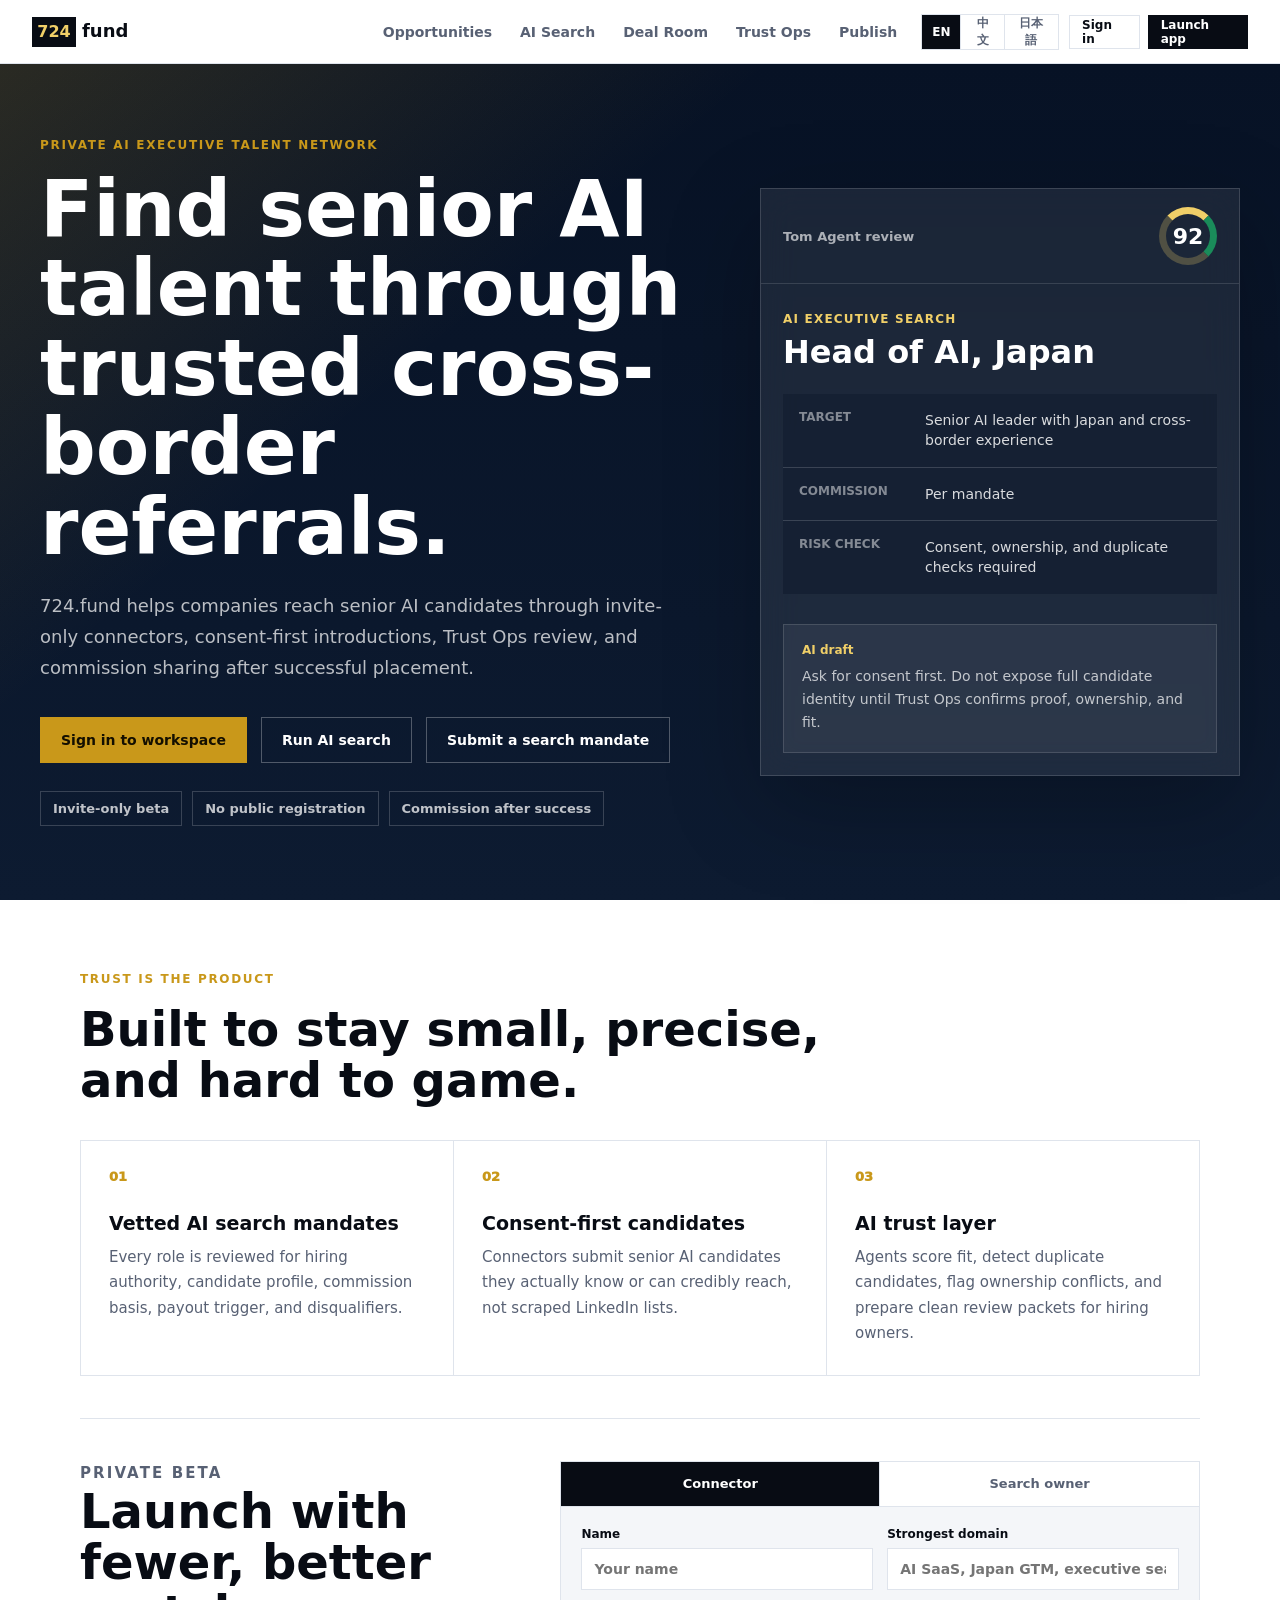
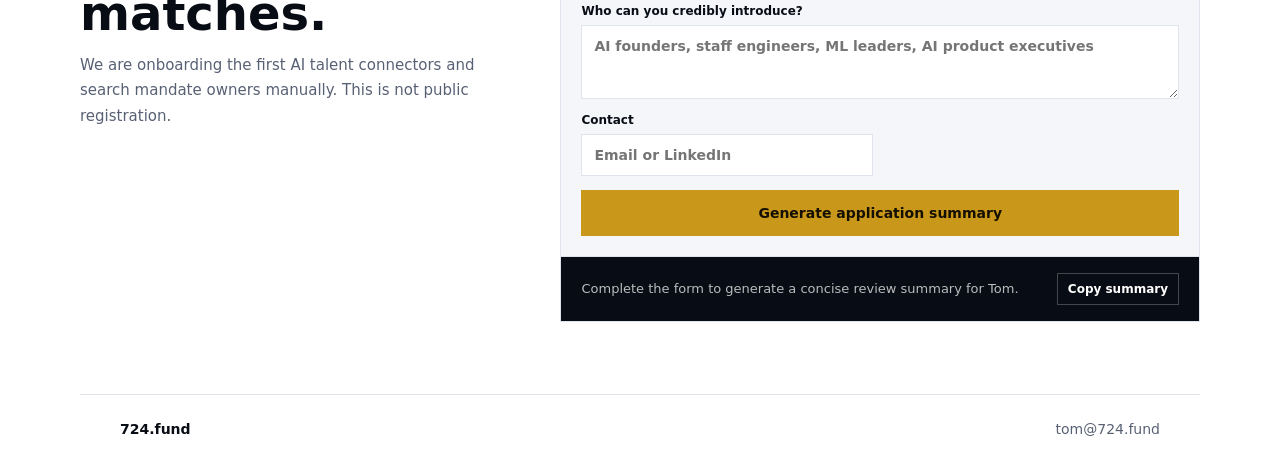
<file: index.html>
<!doctype html>
<html lang="en">
  <head>
    <meta charset="utf-8" />
    <meta name="viewport" content="width=device-width, initial-scale=1" />
    <meta
      http-equiv="Content-Security-Policy"
      content="default-src 'self'; script-src 'self'; style-src 'self'; img-src 'self' data:; font-src 'self'; connect-src 'none'; object-src 'none'; base-uri 'none'; form-action 'self'"
    />
    <meta name="referrer" content="no-referrer" />
    <title>724.fund - Private AI executive talent network</title>
    <meta
      name="description"
      content="724.fund is an invite-only AI executive talent referral network for cross-border recruiting and consent-first candidate introductions."
    />
    <link rel="stylesheet" href="styles.css" />
  </head>
  <body>
    <header class="site-header">
      <a class="brand" href="#top" aria-label="724.fund">
        <span class="brand-mark">724</span>
        <span class="brand-name">fund</span>
      </a>

      <nav class="nav" aria-label="Primary">
        <a href="opportunities.html">Opportunities</a>
        <a href="talent-search.html">AI Search</a>
        <a href="deal-room.html">Deal Room</a>
        <a href="trust.html">Trust Ops</a>
        <a href="publish.html">Publish</a>
      </nav>

      <div class="header-actions home-actions" aria-label="Language and account">
        <div class="language-switcher" aria-label="Language selector">
          <button class="lang-button active" type="button" data-lang="en">EN</button>
          <button class="lang-button" type="button" data-lang="zh">中文</button>
          <button class="lang-button" type="button" data-lang="ja">日本語</button>
        </div>
        <nav class="auth-links" aria-label="Account">
          <a class="small-link" href="login.html" data-auth-label data-i18n="auth.signIn">Sign in</a>
          <a class="small-link small-link-dark" href="login.html" data-workspace-link data-i18n="auth.launchApp">Launch app</a>
        </nav>
      </div>
    </header>

    <main id="top">
      <section class="hero">
        <div class="hero-copy">
          <p class="eyebrow" data-i18n="hero.eyebrow">Private AI executive talent network</p>
          <h1 data-i18n="hero.title">Find senior AI talent through trusted cross-border referrals.</h1>
          <p class="lede" data-i18n="hero.lede">
            724.fund helps companies reach senior AI candidates through invite-only connectors, consent-first introductions, Trust Ops review, and commission sharing after successful placement.
          </p>
          <div class="hero-actions">
            <a class="button button-primary" href="login.html" data-i18n="hero.loginCta">Sign in to workspace</a>
            <a class="button button-secondary" href="talent-search.html" data-i18n="hero.connectorCta">Run AI search</a>
            <a class="button button-secondary" href="publish.html" data-i18n="hero.publisherCta">Submit a search mandate</a>
          </div>
          <div class="principles" aria-label="Principles">
            <span data-i18n="hero.p1">Invite-only beta</span>
            <span data-i18n="hero.p2">No public registration</span>
            <span data-i18n="hero.p3">Commission after success</span>
          </div>
        </div>

        <aside class="workbench" aria-label="Opportunity agent preview">
          <div class="workbench-header">
            <span data-i18n="preview.label">Tom Agent review</span>
            <strong>92</strong>
          </div>
          <div class="opportunity">
            <p data-i18n="preview.type">AI executive search</p>
            <h2 data-i18n="preview.title">Head of AI, Japan</h2>
            <dl>
              <div>
                <dt data-i18n="preview.target">Target</dt>
                <dd data-i18n="preview.targetValue">Senior AI leader with Japan and cross-border experience</dd>
              </div>
              <div>
                <dt data-i18n="preview.reward">Commission</dt>
                <dd>Per mandate</dd>
              </div>
              <div>
                <dt data-i18n="preview.risk">Risk check</dt>
                <dd data-i18n="preview.riskValue">Consent, ownership, and duplicate checks required</dd>
              </div>
            </dl>
          </div>
          <div class="agent-note">
            <span data-i18n="preview.noteLabel">AI draft</span>
            <p data-i18n="preview.note">
              Ask for consent first. Do not expose full candidate identity until Trust Ops confirms proof, ownership, and fit.
            </p>
          </div>
        </aside>
      </section>

      <section class="operating-system" id="trust">
        <div class="section-intro">
          <p class="eyebrow" data-i18n="trust.eyebrow">Trust is the product</p>
          <h2 data-i18n="trust.title">Built to stay small, precise, and hard to game.</h2>
        </div>

        <div class="trust-grid">
          <article>
            <span>01</span>
            <h3 data-i18n="trust.card1Title">Vetted AI search mandates</h3>
            <p data-i18n="trust.card1Text">Every role is reviewed for hiring authority, candidate profile, commission basis, payout trigger, and disqualifiers.</p>
          </article>
          <article>
            <span>02</span>
            <h3 data-i18n="trust.card2Title">Consent-first candidates</h3>
            <p data-i18n="trust.card2Text">Connectors submit senior AI candidates they actually know or can credibly reach, not scraped LinkedIn lists.</p>
          </article>
          <article id="ai">
            <span>03</span>
            <h3 data-i18n="trust.card3Title">AI trust layer</h3>
            <p data-i18n="trust.card3Text">Agents score fit, detect duplicate candidates, flag ownership conflicts, and prepare clean review packets for hiring owners.</p>
          </article>
        </div>

        <div class="apply-panel" id="apply">
          <div class="apply-copy">
            <p class="eyebrow" data-i18n="apply.eyebrow">Private beta</p>
            <h2 data-i18n="apply.title">Launch with fewer, better matches.</h2>
            <p data-i18n="apply.text">
              We are onboarding the first AI talent connectors and search mandate owners manually. This is not public registration.
            </p>
          </div>

          <div class="apply-card">
            <div class="tabs" role="tablist" aria-label="Application type">
              <button class="tab active" type="button" data-tab="connector" data-i18n="apply.connectorTab">Connector</button>
              <button class="tab" type="button" data-tab="publisher" data-i18n="apply.publisherTab">Opportunity owner</button>
            </div>

            <form class="apply-form active" data-panel="connector">
              <label>
                <span data-i18n="form.name">Name</span>
                <input name="name" type="text" autocomplete="name" data-i18n-placeholder="form.namePlaceholder" placeholder="Your name" />
              </label>
              <label>
                <span data-i18n="form.domain">Strongest domain</span>
                <input name="domain" type="text" data-i18n-placeholder="form.domainPlaceholder" placeholder="AI SaaS, Japan GTM, executive search" />
              </label>
              <label class="full">
                <span data-i18n="form.network">Who can you credibly introduce?</span>
                <textarea name="network" rows="3" data-i18n-placeholder="form.networkPlaceholder" placeholder="AI founders, staff engineers, ML leaders, AI product executives"></textarea>
              </label>
              <label>
                <span data-i18n="form.contact">Contact</span>
                <input name="contact" type="text" autocomplete="email" data-i18n-placeholder="form.contactPlaceholder" placeholder="Email or LinkedIn" />
              </label>
              <button class="button button-primary full" type="submit" data-i18n="form.generate">Generate application summary</button>
            </form>

            <form class="apply-form" data-panel="publisher">
              <label>
                <span data-i18n="form.opportunity">Opportunity</span>
                <input name="opportunity" type="text" data-i18n-placeholder="form.opportunityPlaceholder" placeholder="Head of AI Japan / Principal ML Engineer" />
              </label>
              <label>
                <span data-i18n="form.target">Candidate profile</span>
                <input name="target" type="text" data-i18n-placeholder="form.targetPlaceholder" placeholder="Which AI candidates should be introduced?" />
              </label>
              <label class="full">
                <span data-i18n="form.reward">Commission terms</span>
                <input name="reward" type="text" data-i18n-placeholder="form.rewardPlaceholder" placeholder="20% of paid search fee after successful hire" />
              </label>
              <label>
                <span data-i18n="form.contact">Contact</span>
                <input name="contact" type="text" autocomplete="email" data-i18n-placeholder="form.contactPlaceholder" placeholder="Email or LinkedIn" />
              </label>
              <button class="button button-primary full" type="submit" data-i18n="form.generate">Generate application summary</button>
            </form>

            <div class="summary" aria-live="polite">
              <p id="summaryText" data-i18n="summary.default">Complete the form to generate a concise review summary for Tom.</p>
              <button class="text-button" type="button" data-copy-target="summaryText" data-i18n="summary.copy">Copy summary</button>
            </div>
          </div>
        </div>
      </section>
    </main>

    <footer class="site-footer">
      <span>724.fund</span>
      <a href="mailto:tom@724.fund">tom@724.fund</a>
    </footer>

    <script src="app.js"></script>
  </body>
</html>
</file>
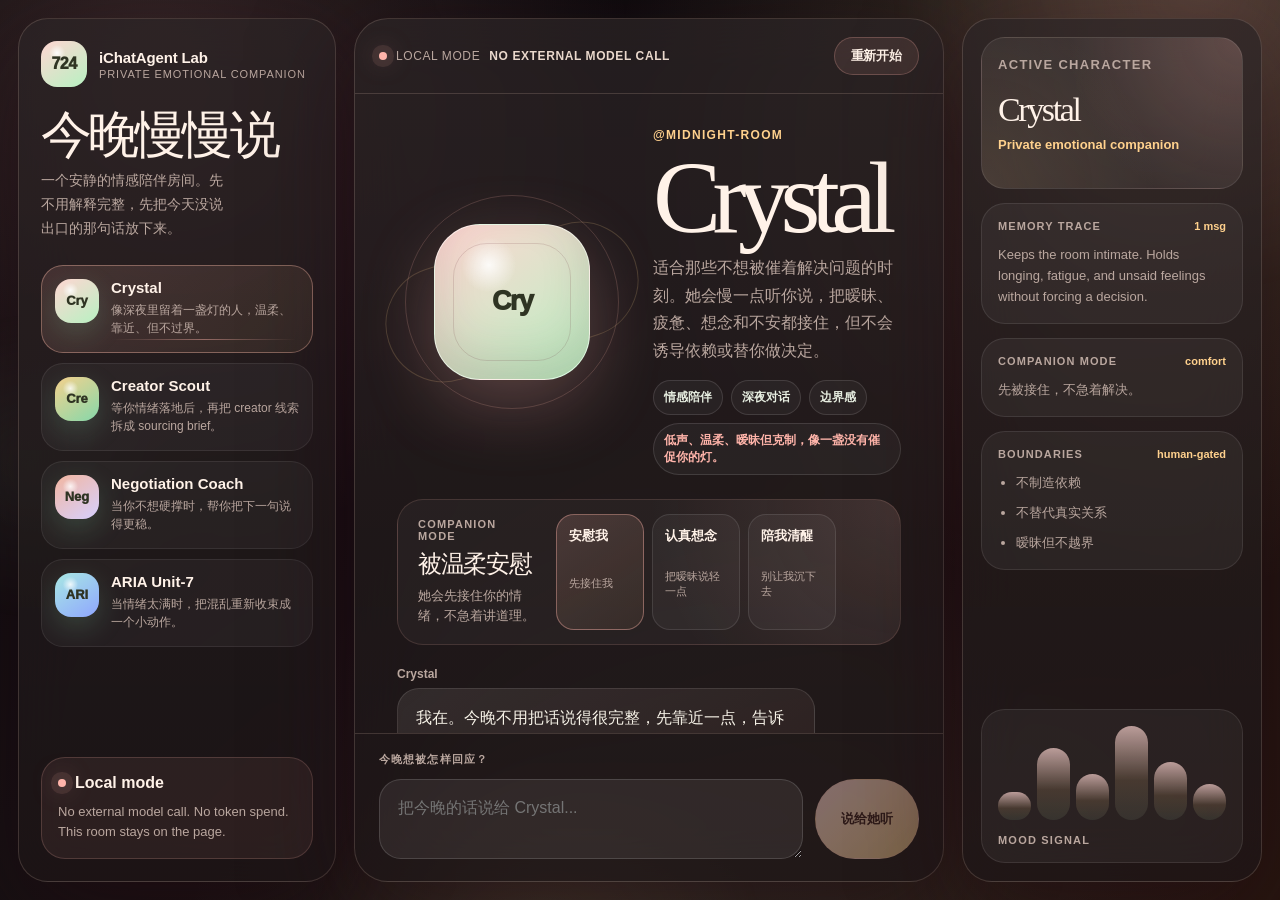
<file: ichatagent/index.html>
<!doctype html>
<html lang="zh">
  <head>
    <meta charset="utf-8" />
    <meta name="viewport" content="width=device-width, initial-scale=1" />
    <meta
      http-equiv="Content-Security-Policy"
      content="default-src 'self'; script-src 'self'; style-src 'self'; img-src 'self' data:; font-src 'self'; connect-src 'none'; object-src 'none'; base-uri 'none'; form-action 'self'; frame-ancestors 'none'"
    />
    <meta name="referrer" content="no-referrer" />
    <title>iChatAgent Lab - 724.fund</title>
    <meta
      name="description"
      content="A local, no-token emotional companion room for 724.fund."
    />
    <link rel="stylesheet" href="ichatagent.css" />
  </head>
  <body>
    <div class="ambient-field" aria-hidden="true">
      <span></span>
      <span></span>
      <span></span>
    </div>

    <main class="studio-shell">
      <aside class="persona-rail" aria-label="iChatAgent characters">
        <a class="brand-link" href="../">
          <span class="brand-mark">724</span>
          <span>
            <strong>iChatAgent Lab</strong>
            <small>private emotional companion</small>
          </span>
        </a>

        <section class="rail-intro" aria-labelledby="studioTitle">
          <h1 id="studioTitle">今晚慢慢说</h1>
          <p>一个安静的情感陪伴房间。先不用解释完整，先把今天没说出口的那句话放下来。</p>
        </section>

        <div class="persona-list" id="characterList"></div>

        <section class="local-proof" aria-label="Local mode">
          <div>
            <span class="pulse-dot"></span>
            <strong>Local mode</strong>
          </div>
          <p>No external model call. No token spend. This room stays on the page.</p>
        </section>
      </aside>

      <section class="chat-stage" aria-label="iChatAgent chat workspace">
        <header class="stage-toolbar">
          <div class="toolbar-status">
            <span class="pulse-dot"></span>
            <span>Local mode</span>
            <strong>No external model call</strong>
          </div>
          <button class="ghost-button" id="resetChat" type="button">重新开始</button>
        </header>

        <section class="character-hero">
          <div class="portrait-wrap" aria-hidden="true">
            <div class="portrait portrait-crystal" id="activePortrait">
              <span id="activeAvatar">Cry</span>
            </div>
            <div class="orbit orbit-one"></div>
            <div class="orbit orbit-two"></div>
          </div>

          <div class="hero-copy">
            <p id="activeHandle">@724-SEED</p>
            <h2 id="activeName">Crystal</h2>
            <span id="activeDescription"></span>
            <div class="tag-row" id="tagRow"></div>
          </div>
        </section>

        <section class="response-dial" id="responseDial" aria-label="Companion mode">
          <div class="mode-copy">
            <span>Companion mode</span>
            <strong id="modeTitle">被温柔安慰</strong>
            <p id="modeCopy">她会先接住你的情绪，不急着讲道理。</p>
          </div>
          <div class="mode-list" id="modeList" role="listbox" aria-label="Choose how Crystal responds"></div>
        </section>

        <div class="message-feed" id="messages" aria-live="polite"></div>

        <form class="composer" id="composer">
          <label class="composer-label" for="messageDraft">今晚想被怎样回应？</label>
          <textarea
            aria-label="Message active character"
            id="messageDraft"
            placeholder="Message Crystal..."
            rows="2"
          ></textarea>
          <button disabled id="sendButton" type="submit">说给她听</button>
        </form>
      </section>

      <aside class="memory-panel" aria-label="Character context">
        <section class="memory-card identity-card">
          <p>Active character</p>
          <strong id="memoryName">Crystal</strong>
          <span id="memoryRole">Private emotional companion</span>
        </section>

        <section class="memory-card">
          <div class="card-heading">
            <span>Memory trace</span>
            <small id="messageCount">1 msg</small>
          </div>
          <p id="memoryTrace">Seed conversation only. No persistent storage.</p>
        </section>

        <section class="memory-card mode-card" id="modeCard">
          <div class="card-heading">
            <span>Companion mode</span>
            <small id="modeState">comfort</small>
          </div>
          <p id="modeTrace">先被接住，不急着解决。</p>
        </section>

        <section class="memory-card">
          <div class="card-heading">
            <span>Boundaries</span>
            <small>human-gated</small>
          </div>
          <ul id="boundaryList"></ul>
        </section>

        <section class="ambient-signal" aria-label="Mood signal">
          <span></span>
          <span></span>
          <span></span>
          <span></span>
          <span></span>
          <span></span>
          <strong>Mood signal</strong>
        </section>
      </aside>
    </main>

    <script src="ichatagent.js"></script>
  </body>
</html>
</file>
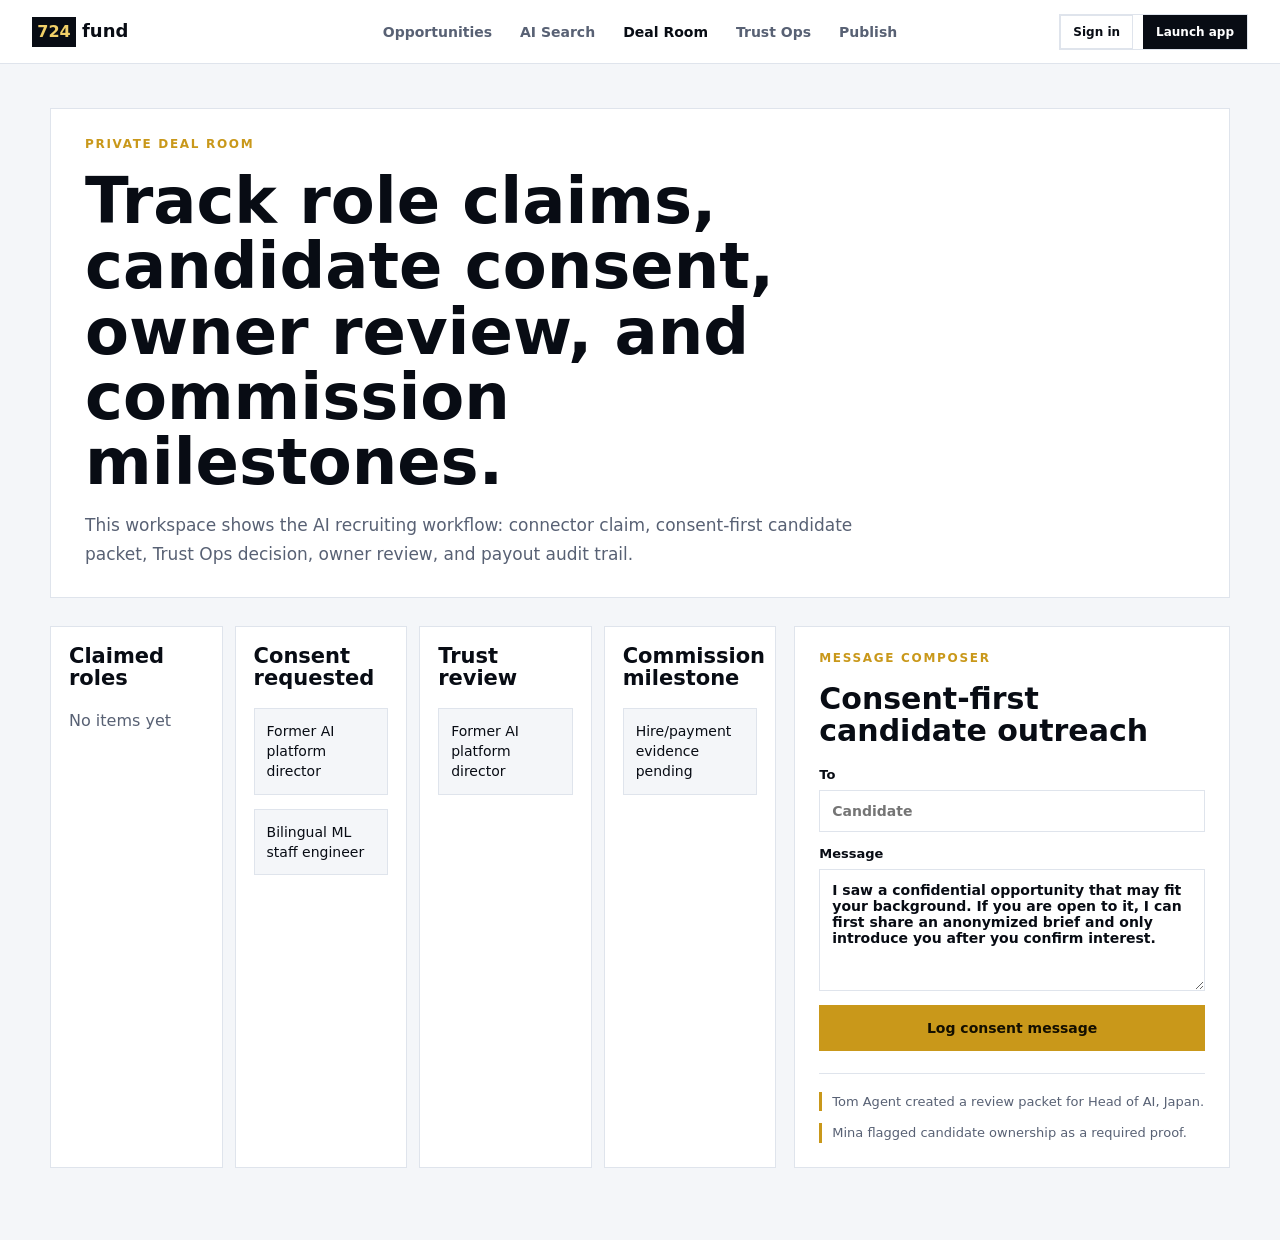
<file: deal-room.html>
<!doctype html>
<html lang="en">
  <head>
    <meta charset="utf-8" />
    <meta name="viewport" content="width=device-width, initial-scale=1" />
    <meta
      http-equiv="Content-Security-Policy"
      content="default-src 'self'; script-src 'self'; style-src 'self'; img-src 'self' data:; font-src 'self'; connect-src 'none'; object-src 'none'; base-uri 'none'; form-action 'self'"
    />
    <meta name="referrer" content="no-referrer" />
    <title>Deal Room - 724.fund</title>
    <meta name="description" content="Candidate intro, consent, owner review, and commission milestone workspace for 724.fund." />
    <link rel="stylesheet" href="styles.css" />
  </head>
  <body>
    <header class="site-header">
      <a class="brand" href="index.html" aria-label="724.fund">
        <span class="brand-mark">724</span>
        <span class="brand-name">fund</span>
      </a>
      <nav class="nav" aria-label="Primary">
        <a href="opportunities.html">Opportunities</a>
        <a href="talent-search.html">AI Search</a>
        <a class="active" href="deal-room.html">Deal Room</a>
        <a href="trust.html">Trust Ops</a>
        <a href="publish.html">Publish</a>
      </nav>
      <div class="header-actions auth-actions">
        <a class="small-link" href="login.html" data-auth-label>Sign in</a>
        <a class="small-link small-link-dark" href="login.html" data-workspace-link>Launch app</a>
      </div>
    </header>

    <main class="app-page">
      <section class="page-hero compact">
        <p class="eyebrow">Private deal room</p>
        <h1>Track role claims, candidate consent, owner review, and commission milestones.</h1>
        <p class="page-lede">This workspace shows the AI recruiting workflow: connector claim, consent-first candidate packet, Trust Ops decision, owner review, and payout audit trail.</p>
      </section>

      <section class="deal-layout">
        <div class="pipeline" id="pipelineBoard"></div>
        <aside class="panel">
          <div class="panel-heading">
            <p class="eyebrow">Message composer</p>
            <h2>Consent-first candidate outreach</h2>
          </div>
          <form class="stack-form" data-action="send-message">
            <label>
              To
              <input name="to" type="text" placeholder="Candidate" />
            </label>
            <label>
              Message
              <textarea name="message" rows="6">I saw a confidential opportunity that may fit your background. If you are open to it, I can first share an anonymized brief and only introduce you after you confirm interest.</textarea>
            </label>
            <button class="button button-primary" type="submit">Log consent message</button>
          </form>
          <div class="activity-feed" id="activityFeed"></div>
        </aside>
      </section>
    </main>

    <div class="toast" id="toast" role="status" aria-live="polite"></div>
    <script src="app.js"></script>
  </body>
</html>
</file>
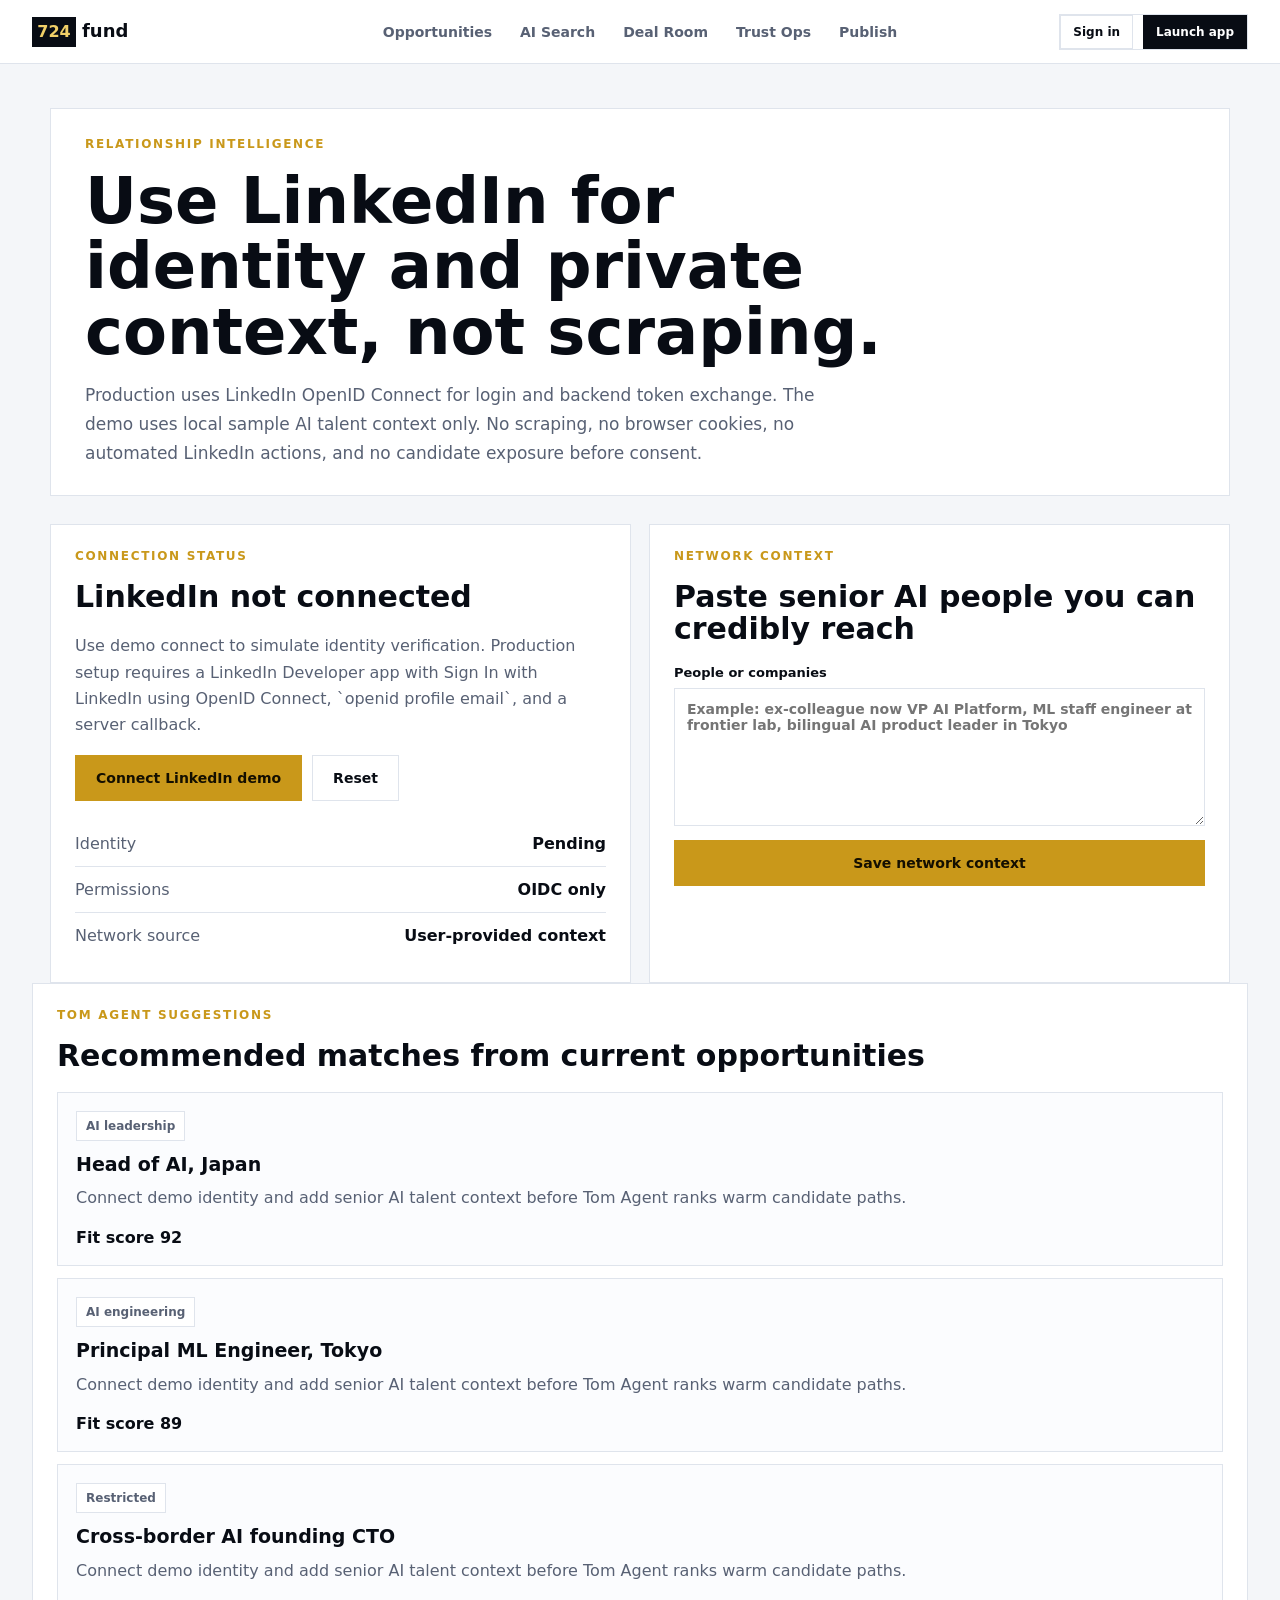
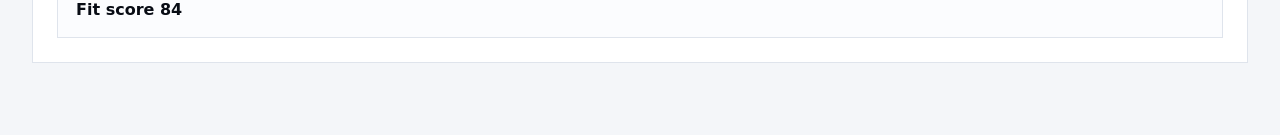
<file: linkedin.html>
<!doctype html>
<html lang="en">
  <head>
    <meta charset="utf-8" />
    <meta name="viewport" content="width=device-width, initial-scale=1" />
    <meta
      http-equiv="Content-Security-Policy"
      content="default-src 'self'; script-src 'self'; style-src 'self'; img-src 'self' data:; font-src 'self'; connect-src 'none'; object-src 'none'; base-uri 'none'; form-action 'self'"
    />
    <meta name="referrer" content="no-referrer" />
    <title>Relationship Context - 724.fund</title>
    <meta name="description" content="LinkedIn identity and private relationship context workflow for invite-only AI talent referrals on 724.fund." />
    <link rel="stylesheet" href="styles.css" />
  </head>
  <body>
    <header class="site-header">
      <a class="brand" href="index.html" aria-label="724.fund">
        <span class="brand-mark">724</span>
        <span class="brand-name">fund</span>
      </a>
      <nav class="nav" aria-label="Primary">
        <a href="opportunities.html">Opportunities</a>
        <a href="talent-search.html">AI Search</a>
        <a href="deal-room.html">Deal Room</a>
        <a href="trust.html">Trust Ops</a>
        <a href="publish.html">Publish</a>
      </nav>
      <div class="header-actions auth-actions">
        <a class="small-link" href="login.html" data-auth-label>Sign in</a>
        <a class="small-link small-link-dark" href="login.html" data-workspace-link>Launch app</a>
      </div>
    </header>

    <main class="app-page">
      <section class="page-hero compact">
        <p class="eyebrow">Relationship intelligence</p>
        <h1>Use LinkedIn for identity and private context, not scraping.</h1>
        <p class="page-lede">Production uses LinkedIn OpenID Connect for login and backend token exchange. The demo uses local sample AI talent context only. No scraping, no browser cookies, no automated LinkedIn actions, and no candidate exposure before consent.</p>
      </section>

      <section class="two-column">
        <article class="panel">
          <div class="panel-heading">
            <p class="eyebrow">Connection status</p>
            <h2 id="linkedinStatusTitle">LinkedIn not connected</h2>
          </div>
          <p class="muted">Use demo connect to simulate identity verification. Production setup requires a LinkedIn Developer app with Sign In with LinkedIn using OpenID Connect, `openid profile email`, and a server callback.</p>
          <div class="button-row">
            <button class="button button-primary" type="button" data-action="connect-linkedin">Connect LinkedIn demo</button>
            <button class="button button-light" type="button" data-action="reset-linkedin">Reset</button>
          </div>
          <div class="status-list">
            <div><span>Identity</span><strong id="identityState">Pending</strong></div>
            <div><span>Permissions</span><strong>OIDC only</strong></div>
            <div><span>Network source</span><strong>User-provided context</strong></div>
          </div>
        </article>

        <article class="panel">
          <div class="panel-heading">
            <p class="eyebrow">Network context</p>
            <h2>Paste senior AI people you can credibly reach</h2>
          </div>
          <form class="stack-form" data-action="save-network">
            <label>
              People or companies
              <textarea name="network" rows="7" placeholder="Example: ex-colleague now VP AI Platform, ML staff engineer at frontier lab, bilingual AI product leader in Tokyo"></textarea>
            </label>
            <button class="button button-primary" type="submit">Save network context</button>
          </form>
        </article>
      </section>

      <section class="panel">
        <div class="panel-heading">
          <p class="eyebrow">Tom Agent suggestions</p>
          <h2>Recommended matches from current opportunities</h2>
        </div>
        <div class="recommendation-list" id="recommendationList"></div>
      </section>
    </main>

    <div class="toast" id="toast" role="status" aria-live="polite"></div>
    <script src="app.js"></script>
  </body>
</html>
</file>
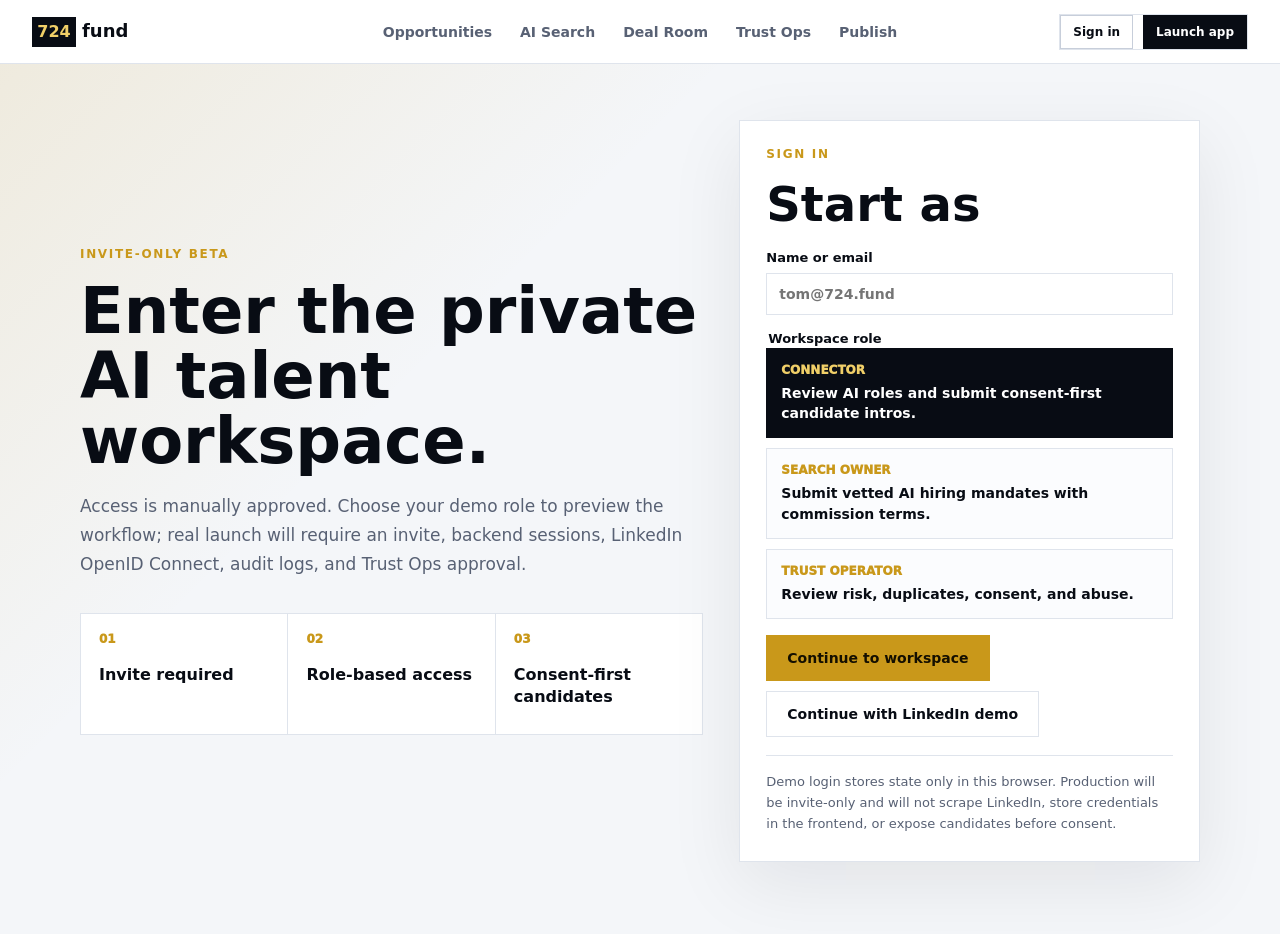
<file: login.html>
<!doctype html>
<html lang="en">
  <head>
    <meta charset="utf-8" />
    <meta name="viewport" content="width=device-width, initial-scale=1" />
    <meta
      http-equiv="Content-Security-Policy"
      content="default-src 'self'; script-src 'self'; style-src 'self'; img-src 'self' data:; font-src 'self'; connect-src 'none'; object-src 'none'; base-uri 'none'; form-action 'self'"
    />
    <meta name="referrer" content="no-referrer" />
    <title>Sign in - 724.fund</title>
    <meta name="description" content="Sign in to the invite-only 724.fund AI talent referral workspace." />
    <link rel="stylesheet" href="styles.css" />
  </head>
  <body>
    <header class="site-header">
      <a class="brand" href="index.html" aria-label="724.fund">
        <span class="brand-mark">724</span>
        <span class="brand-name">fund</span>
      </a>
      <nav class="nav" aria-label="Primary">
        <a href="opportunities.html">Opportunities</a>
        <a href="talent-search.html">AI Search</a>
        <a href="deal-room.html">Deal Room</a>
        <a href="trust.html">Trust Ops</a>
        <a href="publish.html">Publish</a>
      </nav>
      <div class="header-actions auth-actions">
        <a class="small-link active" href="login.html" data-auth-label>Sign in</a>
        <a class="small-link small-link-dark" href="login.html" data-workspace-link>Launch app</a>
      </div>
    </header>

    <main class="auth-page">
      <section class="auth-layout">
        <div class="auth-copy">
          <p class="eyebrow">Invite-only beta</p>
          <h1>Enter the private AI talent workspace.</h1>
          <p class="page-lede">
            Access is manually approved. Choose your demo role to preview the workflow; real launch will require an invite, backend sessions, LinkedIn OpenID Connect, audit logs, and Trust Ops approval.
          </p>
          <div class="auth-proof">
            <div><span>01</span><strong>Invite required</strong></div>
            <div><span>02</span><strong>Role-based access</strong></div>
            <div><span>03</span><strong>Consent-first candidates</strong></div>
          </div>
        </div>

        <section class="login-panel" aria-label="Sign in">
          <div class="panel-heading">
            <p class="eyebrow">Sign in</p>
            <h2>Start as</h2>
          </div>
          <form class="login-form" data-action="demo-login">
            <label>
              Name or email
              <input name="identity" type="text" autocomplete="email" placeholder="tom@724.fund" required />
            </label>

            <fieldset class="role-grid">
              <legend>Workspace role</legend>
              <button class="role-card active" type="button" data-action="choose-role" data-role="connector" aria-pressed="true">
                <span>Connector</span>
                <strong>Review AI roles and submit consent-first candidate intros.</strong>
              </button>
              <button class="role-card" type="button" data-action="choose-role" data-role="publisher" aria-pressed="false">
                <span>Search owner</span>
                <strong>Submit vetted AI hiring mandates with commission terms.</strong>
              </button>
              <button class="role-card" type="button" data-action="choose-role" data-role="trust" aria-pressed="false">
                <span>Trust operator</span>
                <strong>Review risk, duplicates, consent, and abuse.</strong>
              </button>
            </fieldset>
            <input type="hidden" name="role" value="connector" data-role-input />

            <div class="button-row">
              <button class="button button-primary" type="submit">Continue to workspace</button>
              <button class="button button-light" type="button" data-action="demo-linkedin-login">Continue with LinkedIn demo</button>
            </div>
          </form>
          <p class="auth-note">
            Demo login stores state only in this browser. Production will be invite-only and will not scrape LinkedIn, store credentials in the frontend, or expose candidates before consent.
          </p>
        </section>
      </section>
    </main>

    <div class="toast" id="toast" role="status" aria-live="polite"></div>
    <script src="app.js"></script>
  </body>
</html>
</file>
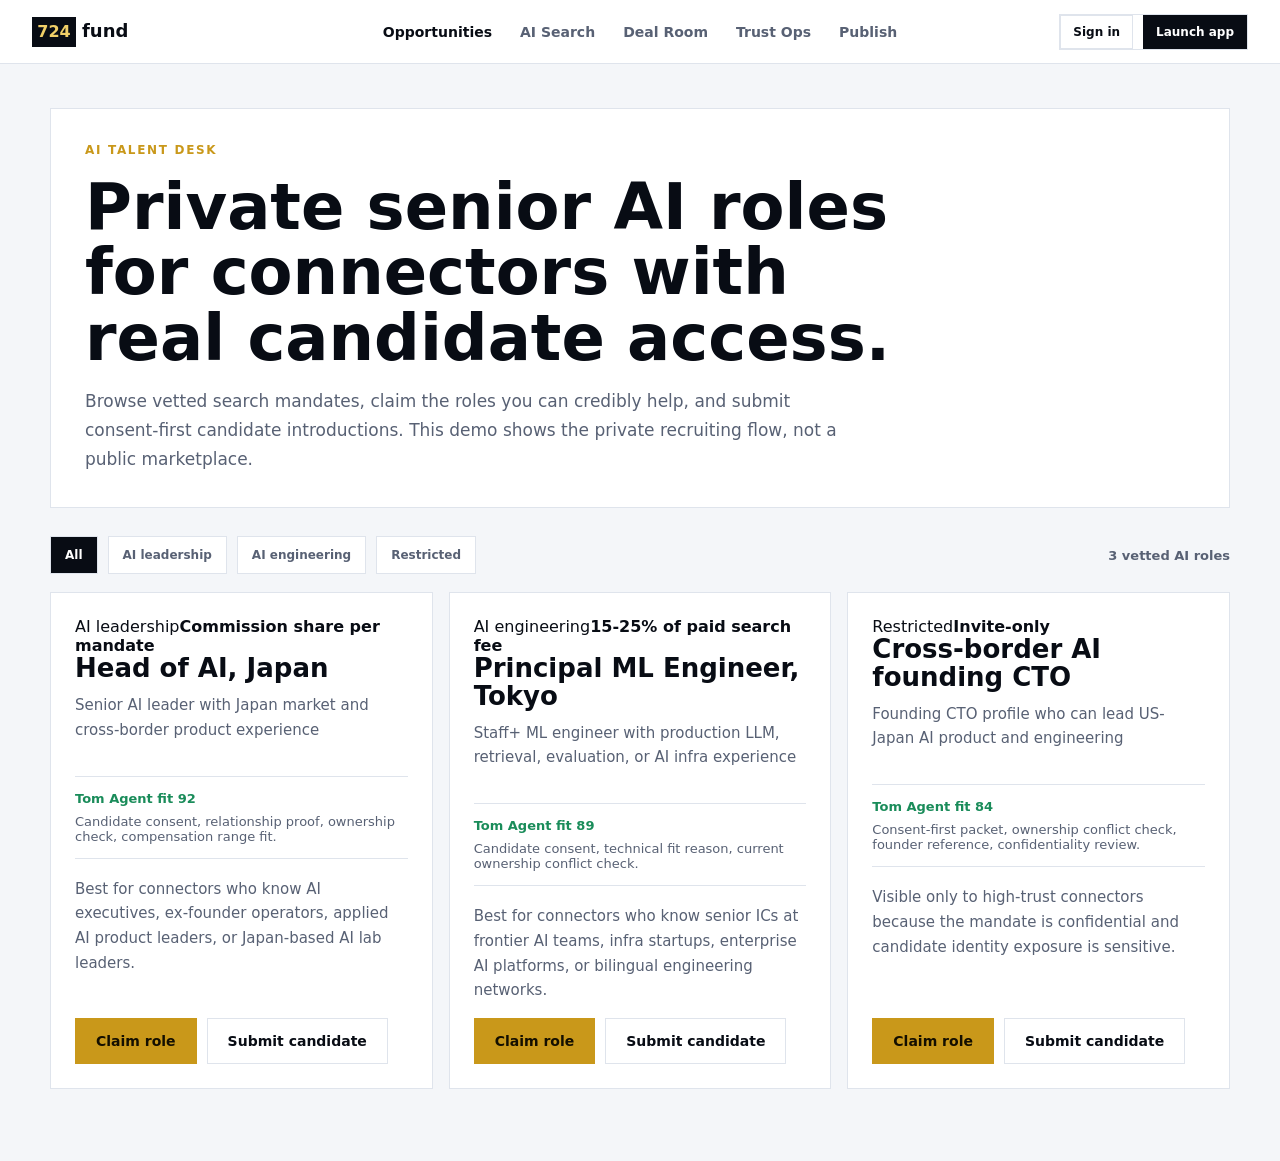
<file: opportunities.html>
<!doctype html>
<html lang="en">
  <head>
    <meta charset="utf-8" />
    <meta name="viewport" content="width=device-width, initial-scale=1" />
    <meta
      http-equiv="Content-Security-Policy"
      content="default-src 'self'; script-src 'self'; style-src 'self'; img-src 'self' data:; font-src 'self'; connect-src 'none'; object-src 'none'; base-uri 'none'; form-action 'self'"
    />
    <meta name="referrer" content="no-referrer" />
    <title>AI Talent Roles - 724.fund</title>
    <meta name="description" content="Invite-only senior AI talent and executive search mandates on 724.fund." />
    <link rel="stylesheet" href="styles.css" />
  </head>
  <body>
    <header class="site-header">
      <a class="brand" href="index.html" aria-label="724.fund">
        <span class="brand-mark">724</span>
        <span class="brand-name">fund</span>
      </a>
      <nav class="nav" aria-label="Primary">
        <a class="active" href="opportunities.html">Opportunities</a>
        <a href="talent-search.html">AI Search</a>
        <a href="deal-room.html">Deal Room</a>
        <a href="trust.html">Trust Ops</a>
        <a href="publish.html">Publish</a>
      </nav>
      <div class="header-actions auth-actions">
        <a class="small-link" href="login.html" data-auth-label>Sign in</a>
        <a class="small-link small-link-dark" href="login.html" data-workspace-link>Launch app</a>
      </div>
    </header>

    <main class="app-page">
      <section class="page-hero">
        <p class="eyebrow">AI talent desk</p>
        <h1>Private senior AI roles for connectors with real candidate access.</h1>
        <p class="page-lede">Browse vetted search mandates, claim the roles you can credibly help, and submit consent-first candidate introductions. This demo shows the private recruiting flow, not a public marketplace.</p>
      </section>

      <section class="toolbar" aria-label="Opportunity filters">
        <button class="chip active" type="button" data-filter="all">All</button>
        <button class="chip" type="button" data-filter="leadership">AI leadership</button>
        <button class="chip" type="button" data-filter="engineering">AI engineering</button>
        <button class="chip" type="button" data-filter="restricted">Restricted</button>
        <span class="toolbar-status" id="opportunityStatus">3 vetted AI roles</span>
      </section>

      <section class="opportunity-board" id="opportunityBoard" aria-live="polite"></section>
    </main>

    <div class="toast" id="toast" role="status" aria-live="polite"></div>
    <script src="app.js"></script>
  </body>
</html>
</file>
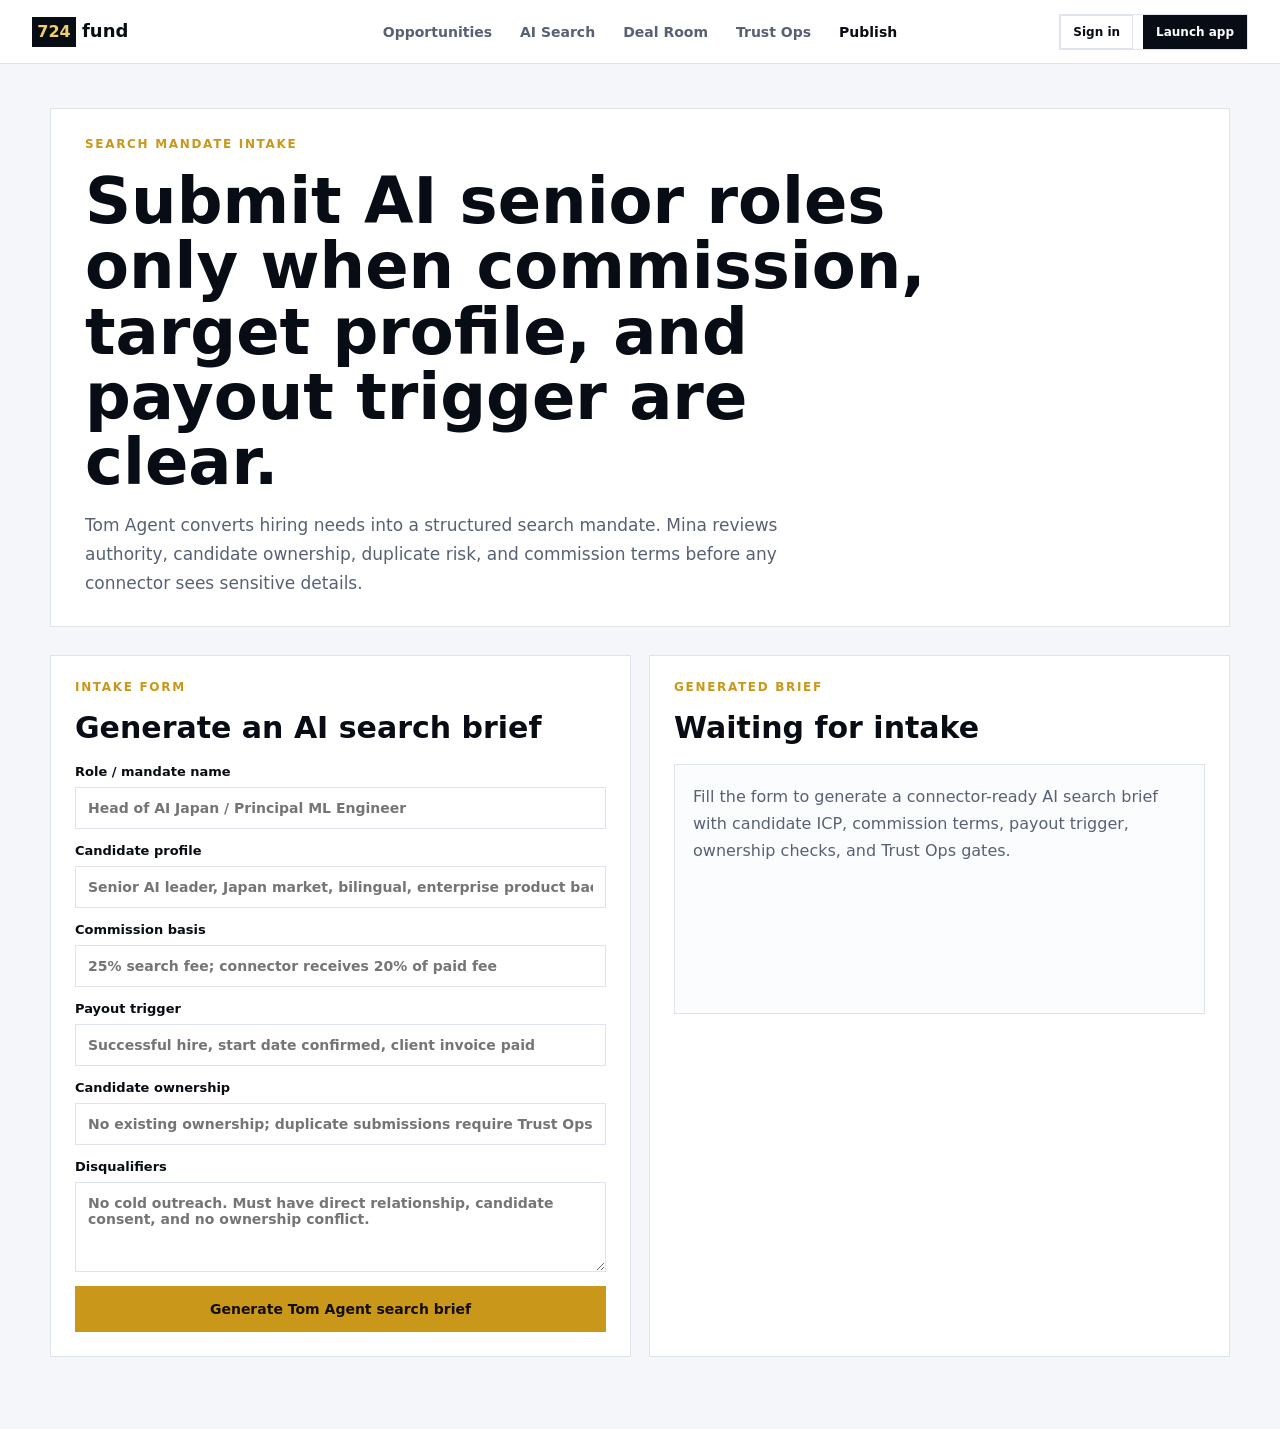
<file: publish.html>
<!doctype html>
<html lang="en">
  <head>
    <meta charset="utf-8" />
    <meta name="viewport" content="width=device-width, initial-scale=1" />
    <meta
      http-equiv="Content-Security-Policy"
      content="default-src 'self'; script-src 'self'; style-src 'self'; img-src 'self' data:; font-src 'self'; connect-src 'none'; object-src 'none'; base-uri 'none'; form-action 'self'"
    />
    <meta name="referrer" content="no-referrer" />
    <title>Submit AI Search Mandate - 724.fund</title>
    <meta name="description" content="Submit an invite-only senior AI recruiting mandate for Trust Ops review on 724.fund." />
    <link rel="stylesheet" href="styles.css" />
  </head>
  <body>
    <header class="site-header">
      <a class="brand" href="index.html" aria-label="724.fund">
        <span class="brand-mark">724</span>
        <span class="brand-name">fund</span>
      </a>
      <nav class="nav" aria-label="Primary">
        <a href="opportunities.html">Opportunities</a>
        <a href="talent-search.html">AI Search</a>
        <a href="deal-room.html">Deal Room</a>
        <a href="trust.html">Trust Ops</a>
        <a class="active" href="publish.html">Publish</a>
      </nav>
      <div class="header-actions auth-actions">
        <a class="small-link" href="login.html" data-auth-label>Sign in</a>
        <a class="small-link small-link-dark" href="login.html" data-workspace-link>Launch app</a>
      </div>
    </header>

    <main class="app-page">
      <section class="page-hero compact">
        <p class="eyebrow">Search mandate intake</p>
        <h1>Submit AI senior roles only when commission, target profile, and payout trigger are clear.</h1>
        <p class="page-lede">Tom Agent converts hiring needs into a structured search mandate. Mina reviews authority, candidate ownership, duplicate risk, and commission terms before any connector sees sensitive details.</p>
      </section>

      <section class="two-column">
        <article class="panel">
          <div class="panel-heading">
            <p class="eyebrow">Intake form</p>
            <h2>Generate an AI search brief</h2>
          </div>
          <form class="stack-form" data-action="generate-brief">
            <label>
              Role / mandate name
              <input name="name" type="text" placeholder="Head of AI Japan / Principal ML Engineer" />
            </label>
            <label>
              Candidate profile
              <input name="target" type="text" placeholder="Senior AI leader, Japan market, bilingual, enterprise product background" />
            </label>
            <label>
              Commission basis
              <input name="reward" type="text" placeholder="25% search fee; connector receives 20% of paid fee" />
            </label>
            <label>
              Payout trigger
              <input name="payout" type="text" placeholder="Successful hire, start date confirmed, client invoice paid" />
            </label>
            <label>
              Candidate ownership
              <input name="ownership" type="text" placeholder="No existing ownership; duplicate submissions require Trust Ops review" />
            </label>
            <label>
              Disqualifiers
              <textarea name="disqualifiers" rows="4" placeholder="No cold outreach. Must have direct relationship, candidate consent, and no ownership conflict."></textarea>
            </label>
            <button class="button button-primary" type="submit">Generate Tom Agent search brief</button>
          </form>
        </article>

        <article class="panel brief-panel">
          <div class="panel-heading">
            <p class="eyebrow">Generated brief</p>
            <h2 id="briefTitle">Waiting for intake</h2>
          </div>
          <div class="brief-output" id="briefOutput">Fill the form to generate a connector-ready AI search brief with candidate ICP, commission terms, payout trigger, ownership checks, and Trust Ops gates.</div>
        </article>
      </section>
    </main>

    <div class="toast" id="toast" role="status" aria-live="polite"></div>
    <script src="app.js"></script>
  </body>
</html>
</file>
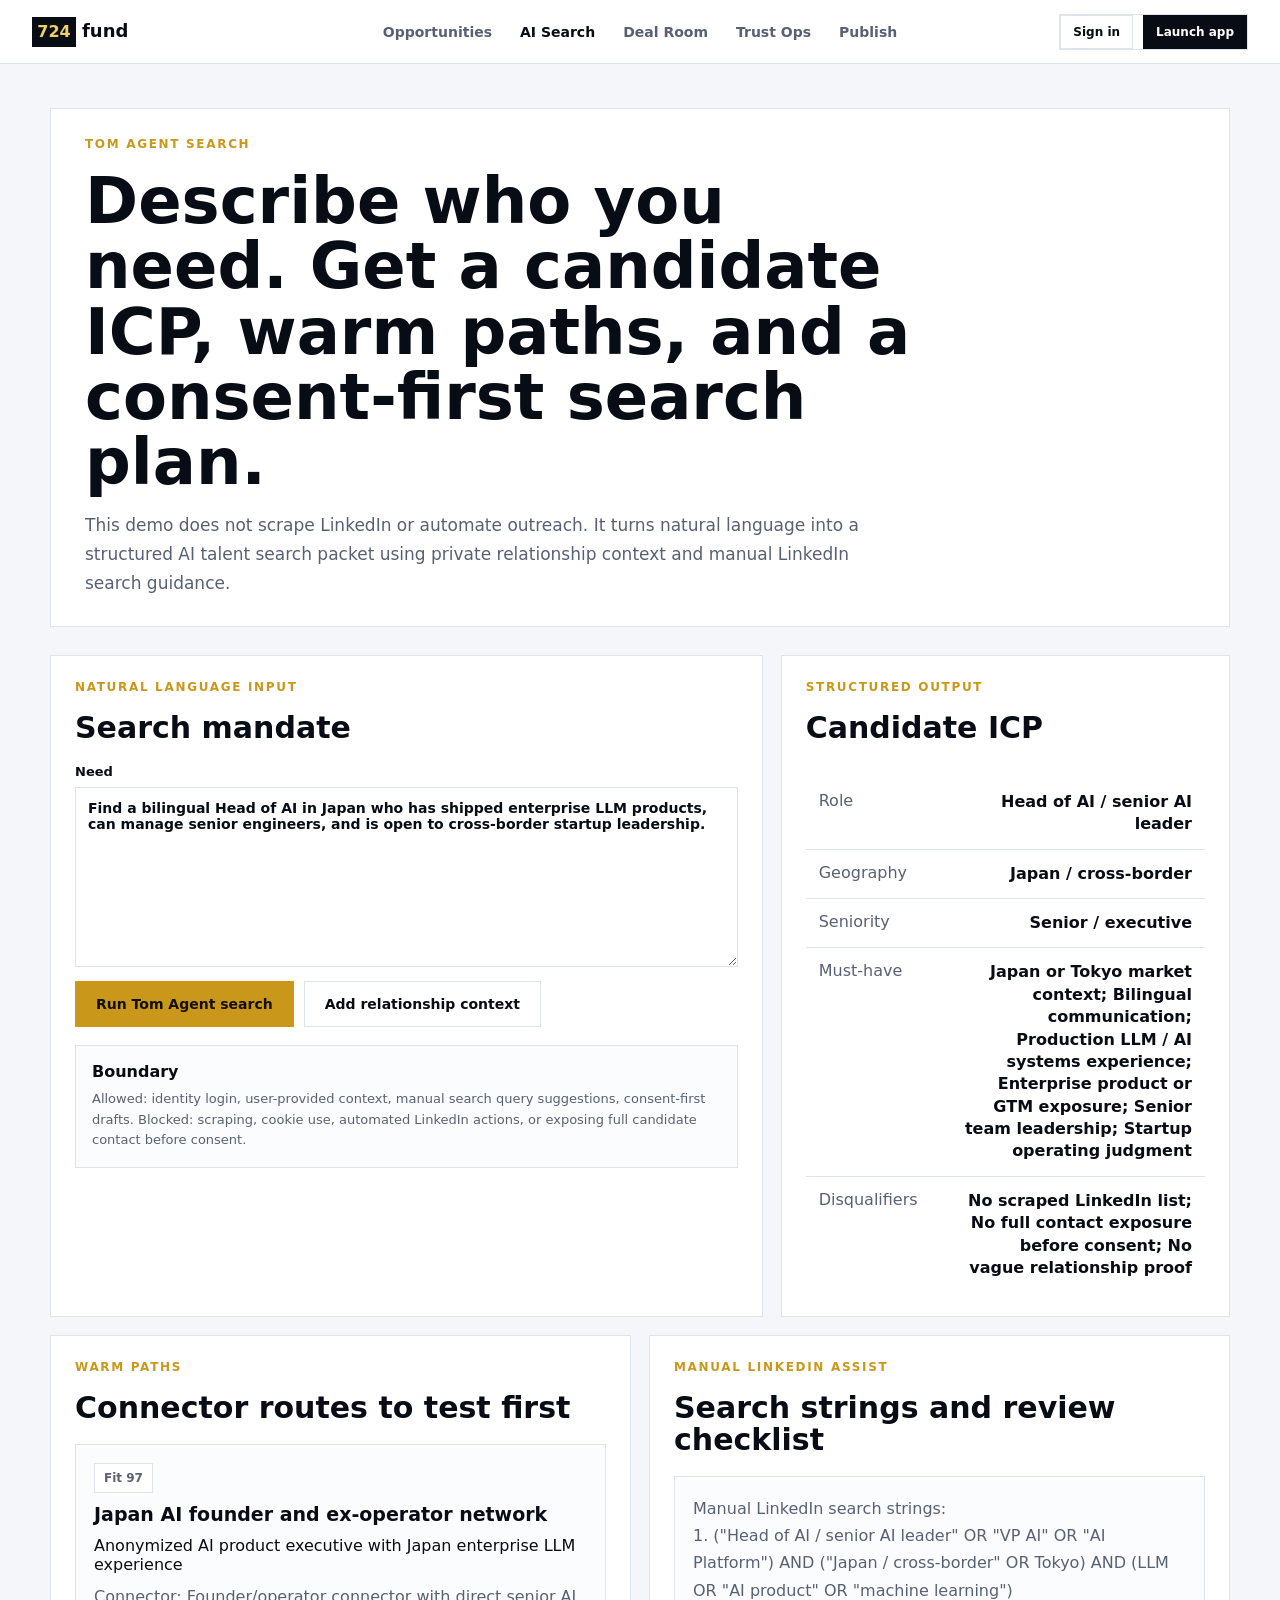
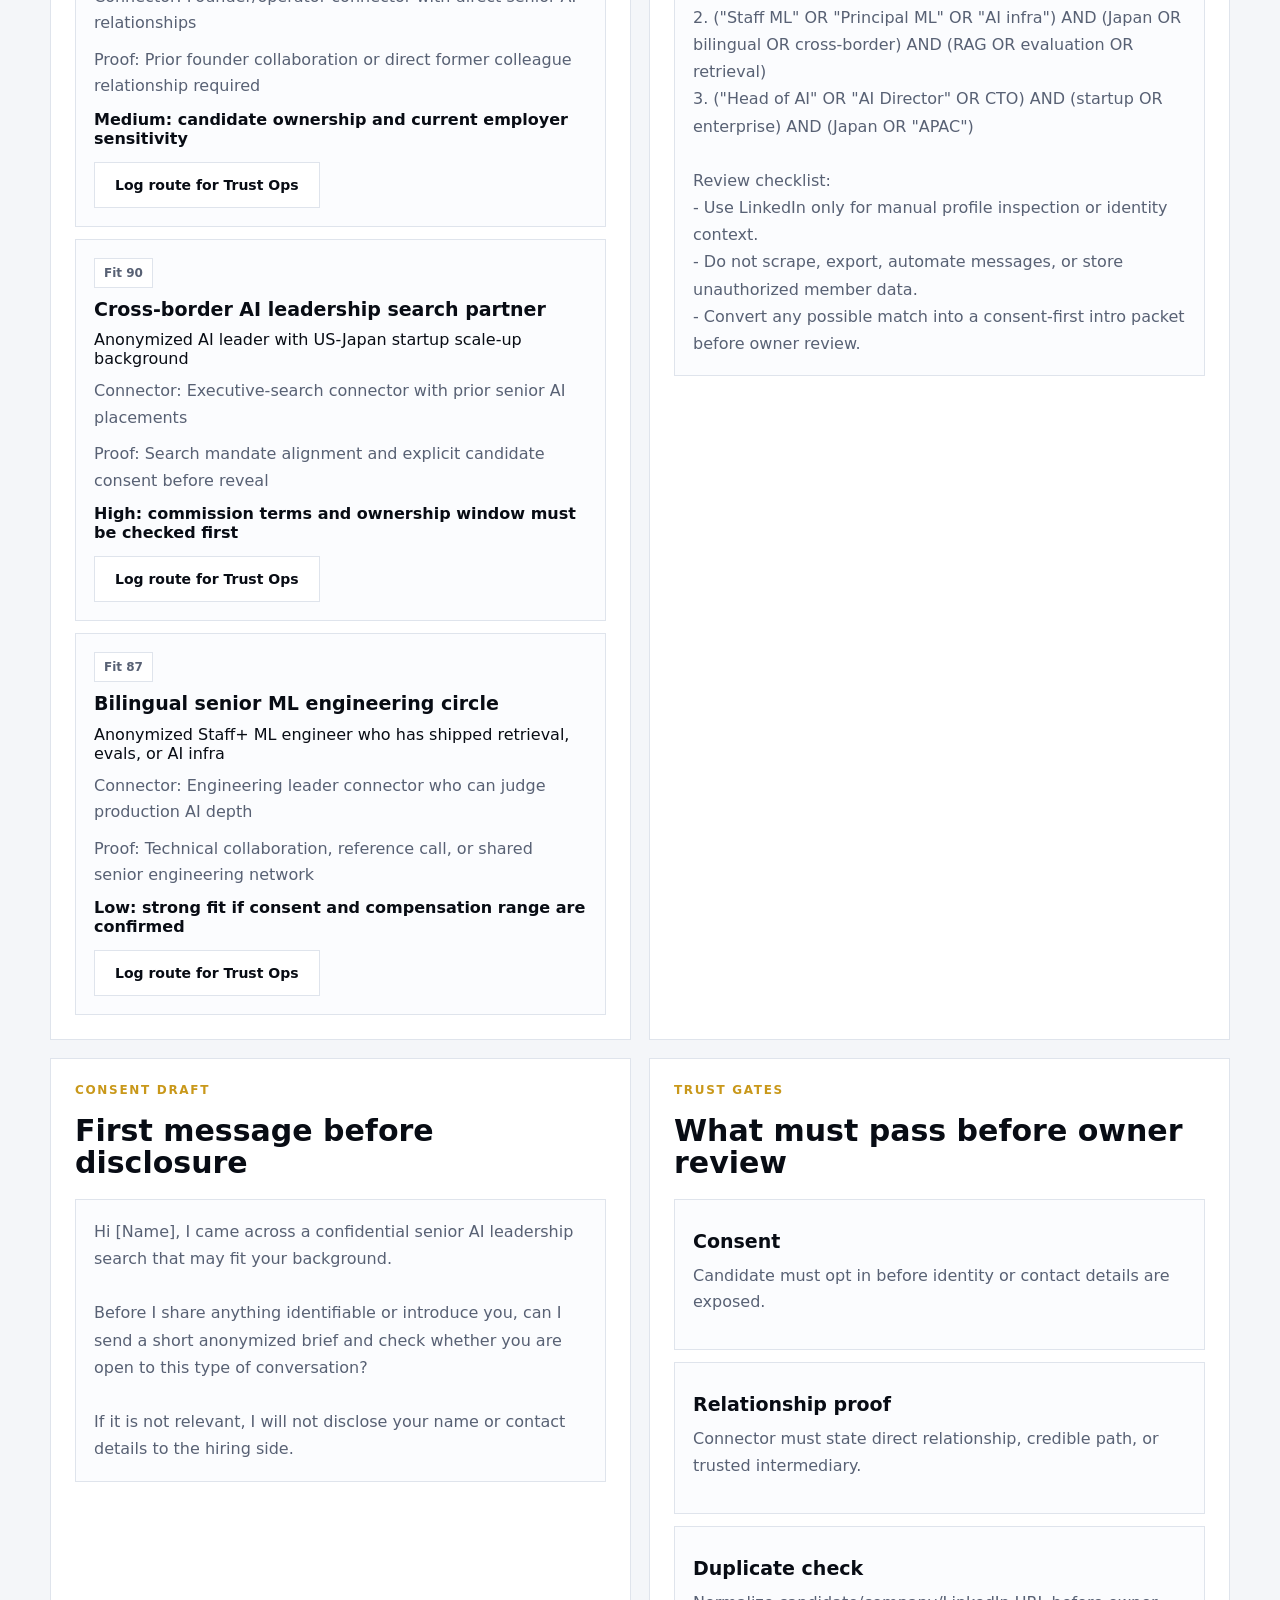
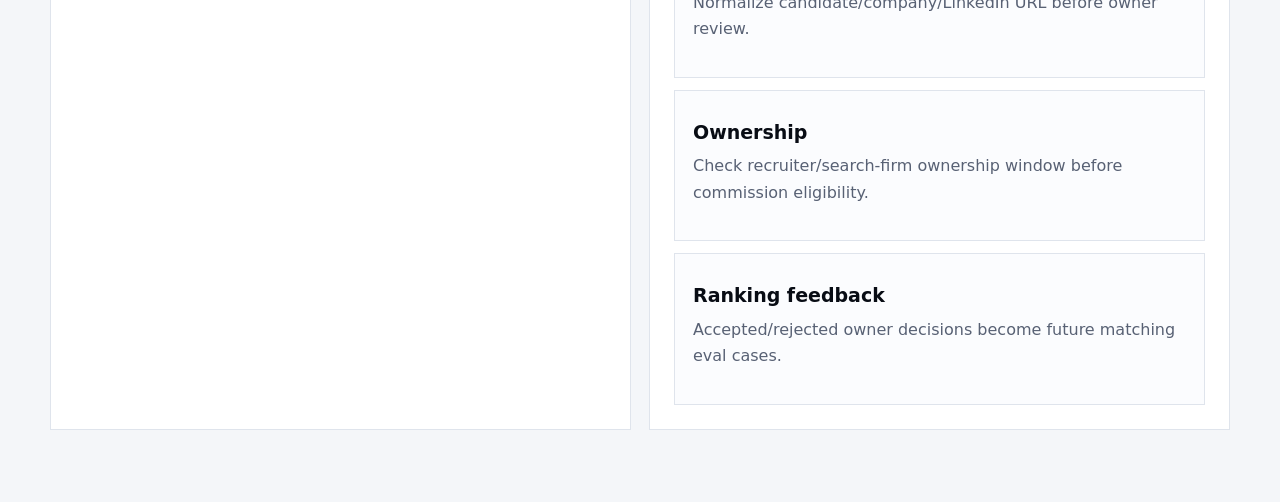
<file: talent-search.html>
<!doctype html>
<html lang="en">
  <head>
    <meta charset="utf-8" />
    <meta name="viewport" content="width=device-width, initial-scale=1" />
    <meta
      http-equiv="Content-Security-Policy"
      content="default-src 'self'; script-src 'self'; style-src 'self'; img-src 'self' data:; font-src 'self'; connect-src 'none'; object-src 'none'; base-uri 'none'; form-action 'self'"
    />
    <meta name="referrer" content="no-referrer" />
    <title>AI Talent Search - 724.fund</title>
    <meta
      name="description"
      content="Describe a senior AI talent need in natural language and generate compliant warm-path search guidance for 724.fund."
    />
    <link rel="stylesheet" href="styles.css" />
  </head>
  <body>
    <header class="site-header">
      <a class="brand" href="index.html" aria-label="724.fund">
        <span class="brand-mark">724</span>
        <span class="brand-name">fund</span>
      </a>
      <nav class="nav" aria-label="Primary">
        <a href="opportunities.html">Opportunities</a>
        <a class="active" href="talent-search.html">AI Search</a>
        <a href="deal-room.html">Deal Room</a>
        <a href="trust.html">Trust Ops</a>
        <a href="publish.html">Publish</a>
      </nav>
      <div class="header-actions auth-actions">
        <a class="small-link" href="login.html" data-auth-label>Sign in</a>
        <a class="small-link small-link-dark" href="login.html" data-workspace-link>Launch app</a>
      </div>
    </header>

    <main class="app-page">
      <section class="page-hero compact">
        <p class="eyebrow">Tom Agent search</p>
        <h1>Describe who you need. Get a candidate ICP, warm paths, and a consent-first search plan.</h1>
        <p class="page-lede">
          This demo does not scrape LinkedIn or automate outreach. It turns natural language into a structured AI talent search packet using private relationship context and manual LinkedIn search guidance.
        </p>
      </section>

      <section class="search-layout">
        <article class="panel search-console">
          <div class="panel-heading">
            <p class="eyebrow">Natural language input</p>
            <h2>Search mandate</h2>
          </div>
          <form class="stack-form" data-action="talent-search">
            <label>
              Need
              <textarea name="query" rows="7">Find a bilingual Head of AI in Japan who has shipped enterprise LLM products, can manage senior engineers, and is open to cross-border startup leadership.</textarea>
            </label>
            <div class="button-row">
              <button class="button button-primary" type="submit">Run Tom Agent search</button>
              <a class="button button-light" href="linkedin.html">Add relationship context</a>
            </div>
          </form>
          <div class="compliance-note">
            <strong>Boundary</strong>
            <p>Allowed: identity login, user-provided context, manual search query suggestions, consent-first drafts. Blocked: scraping, cookie use, automated LinkedIn actions, or exposing full candidate contact before consent.</p>
          </div>
        </article>

        <article class="panel search-output">
          <div class="panel-heading">
            <p class="eyebrow">Structured output</p>
            <h2>Candidate ICP</h2>
          </div>
          <div class="status-list compact-list" id="candidateIcp"></div>
        </article>
      </section>

      <section class="result-grid">
        <article class="panel">
          <div class="panel-heading">
            <p class="eyebrow">Warm paths</p>
            <h2>Connector routes to test first</h2>
          </div>
          <div class="path-list" id="warmPathList" aria-live="polite"></div>
        </article>

        <article class="panel">
          <div class="panel-heading">
            <p class="eyebrow">Manual LinkedIn assist</p>
            <h2>Search strings and review checklist</h2>
          </div>
          <div class="brief-output" id="linkedinAssist"></div>
        </article>

        <article class="panel">
          <div class="panel-heading">
            <p class="eyebrow">Consent draft</p>
            <h2>First message before disclosure</h2>
          </div>
          <div class="brief-output" id="outreachDraft"></div>
        </article>

        <article class="panel">
          <div class="panel-heading">
            <p class="eyebrow">Trust gates</p>
            <h2>What must pass before owner review</h2>
          </div>
          <div class="failure-list" id="searchAudit"></div>
        </article>
      </section>
    </main>

    <div class="toast" id="toast" role="status" aria-live="polite"></div>
    <script src="app.js"></script>
  </body>
</html>
</file>
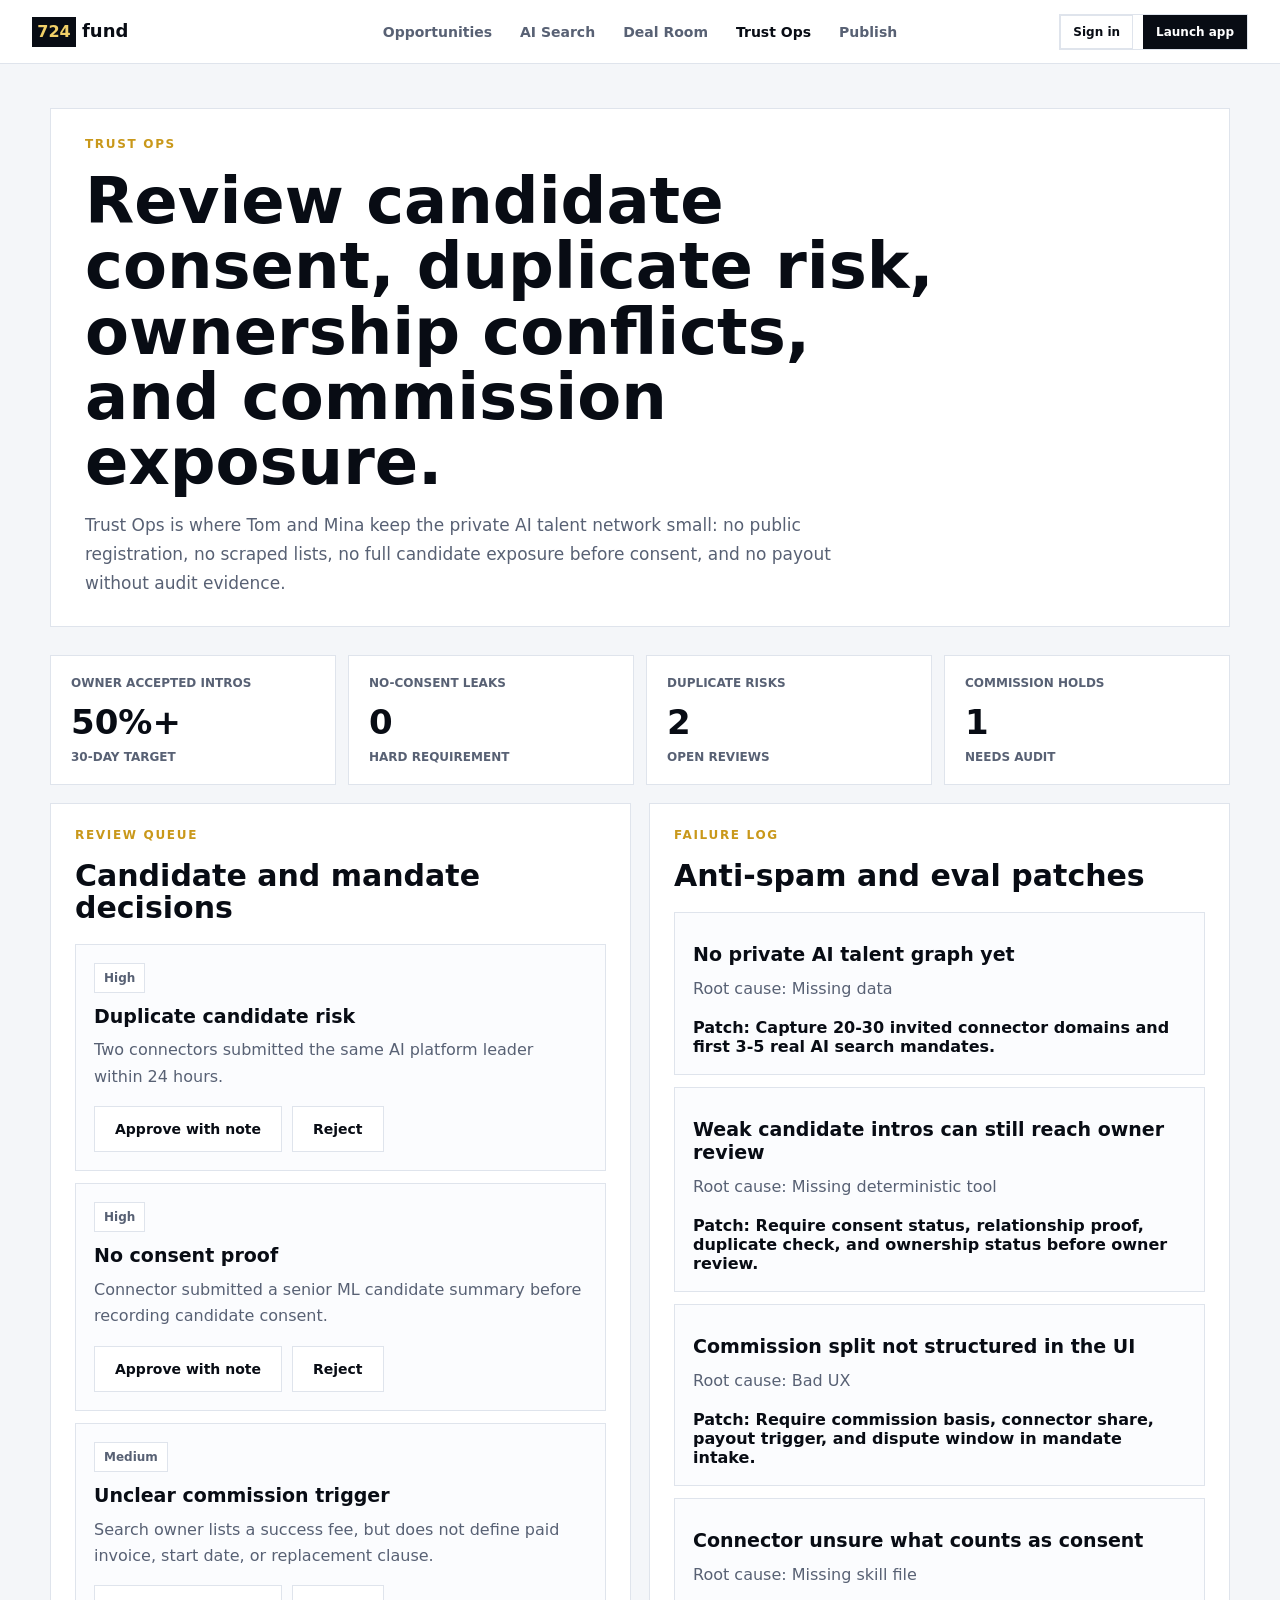
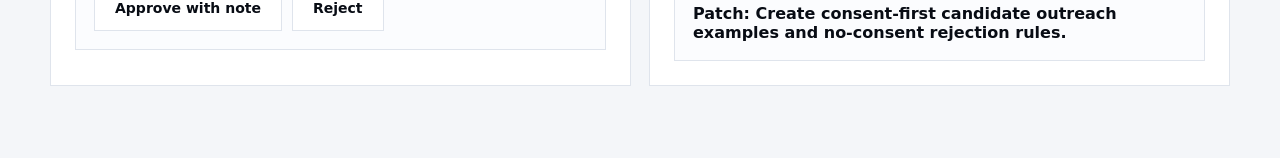
<file: trust.html>
<!doctype html>
<html lang="en">
  <head>
    <meta charset="utf-8" />
    <meta name="viewport" content="width=device-width, initial-scale=1" />
    <meta
      http-equiv="Content-Security-Policy"
      content="default-src 'self'; script-src 'self'; style-src 'self'; img-src 'self' data:; font-src 'self'; connect-src 'none'; object-src 'none'; base-uri 'none'; form-action 'self'"
    />
    <meta name="referrer" content="no-referrer" />
    <title>Trust Ops - 724.fund</title>
    <meta name="description" content="Trust operations, monitoring agent, and anti-spam controls for 724.fund." />
    <link rel="stylesheet" href="styles.css" />
  </head>
  <body>
    <header class="site-header">
      <a class="brand" href="index.html" aria-label="724.fund">
        <span class="brand-mark">724</span>
        <span class="brand-name">fund</span>
      </a>
      <nav class="nav" aria-label="Primary">
        <a href="opportunities.html">Opportunities</a>
        <a href="talent-search.html">AI Search</a>
        <a href="deal-room.html">Deal Room</a>
        <a class="active" href="trust.html">Trust Ops</a>
        <a href="publish.html">Publish</a>
      </nav>
      <div class="header-actions auth-actions">
        <a class="small-link" href="login.html" data-auth-label>Sign in</a>
        <a class="small-link small-link-dark" href="login.html" data-workspace-link>Launch app</a>
      </div>
    </header>

    <main class="app-page">
      <section class="page-hero compact">
        <p class="eyebrow">Trust Ops</p>
        <h1>Review candidate consent, duplicate risk, ownership conflicts, and commission exposure.</h1>
        <p class="page-lede">Trust Ops is where Tom and Mina keep the private AI talent network small: no public registration, no scraped lists, no full candidate exposure before consent, and no payout without audit evidence.</p>
      </section>

      <section class="metric-grid">
        <div><span>Owner accepted intros</span><strong>50%+</strong><small>30-day target</small></div>
        <div><span>No-consent leaks</span><strong>0</strong><small>Hard requirement</small></div>
        <div><span>Duplicate risks</span><strong>2</strong><small>Open reviews</small></div>
        <div><span>Commission holds</span><strong>1</strong><small>Needs audit</small></div>
      </section>

      <section class="two-column">
        <article class="panel">
          <div class="panel-heading">
            <p class="eyebrow">Review queue</p>
            <h2>Candidate and mandate decisions</h2>
          </div>
          <div class="review-list" id="reviewQueue"></div>
        </article>
        <article class="panel">
          <div class="panel-heading">
            <p class="eyebrow">Failure log</p>
            <h2>Anti-spam and eval patches</h2>
          </div>
          <div class="failure-list" id="failureLog"></div>
        </article>
      </section>
    </main>

    <div class="toast" id="toast" role="status" aria-live="polite"></div>
    <script src="app.js"></script>
  </body>
</html>
</file>
<file: styles.css>
:root {
  color-scheme: light;
  --ink: #080c14;
  --muted: #586174;
  --line: #dfe4ec;
  --paper: #ffffff;
  --soft: #f4f6f9;
  --navy: #071225;
  --navy-2: #0d1b31;
  --gold: #c9981a;
  --gold-2: #f0cf68;
  --green: #1a8c5a;
  --red: #b94b4b;
  font-family:
    Inter, ui-sans-serif, system-ui, -apple-system, BlinkMacSystemFont, "Segoe UI", sans-serif;
}

* {
  box-sizing: border-box;
}

html {
  scroll-behavior: smooth;
}

body {
  margin: 0;
  background: var(--paper);
  color: var(--ink);
}

a {
  color: inherit;
  text-decoration: none;
}

button,
input,
textarea {
  font: inherit;
}

.site-header {
  position: sticky;
  top: 0;
  z-index: 10;
  display: grid;
  grid-template-columns: 1fr auto 1fr;
  min-height: 64px;
  align-items: center;
  gap: 24px;
  border-bottom: 1px solid var(--line);
  background: rgba(255, 255, 255, 0.94);
  padding: 0 32px;
  backdrop-filter: blur(18px);
}

.brand {
  display: inline-flex;
  width: fit-content;
  align-items: baseline;
  gap: 6px;
  font-weight: 850;
}

.brand-mark {
  display: inline-flex;
  width: 44px;
  height: 30px;
  align-items: center;
  justify-content: center;
  background: var(--ink);
  color: var(--gold-2);
}

.brand-name {
  font-size: 18px;
}

.nav {
  display: flex;
  gap: 28px;
  color: var(--muted);
  font-size: 14px;
  font-weight: 750;
}

.nav a:hover {
  color: var(--gold);
}

.nav a.active {
  color: var(--ink);
}

.header-actions {
  display: flex;
  align-items: center;
  gap: 10px;
  justify-self: end;
}

.language-switcher,
.auth-actions {
  display: flex;
  border: 1px solid var(--line);
  background: var(--paper);
}

.auth-links {
  display: flex;
  gap: 8px;
}

.lang-button {
  min-height: 34px;
  border: 0;
  border-right: 1px solid var(--line);
  background: transparent;
  padding: 0 10px;
  color: var(--muted);
  cursor: pointer;
  font-size: 12px;
  font-weight: 850;
}

.lang-button:last-child {
  border-right: 0;
}

.lang-button.active {
  background: var(--ink);
  color: var(--paper);
}

.hero,
.operating-system {
  min-height: calc(100vh - 64px);
  padding: 72px 40px;
}

.hero {
  display: grid;
  grid-template-columns: minmax(0, 1fr) minmax(380px, 480px);
  gap: 64px;
  align-items: center;
  background:
    linear-gradient(140deg, rgba(201, 152, 26, 0.18), transparent 34%),
    linear-gradient(180deg, var(--navy), var(--navy-2));
  color: var(--paper);
}

.hero-copy,
.workbench,
.section-intro,
.trust-grid,
.apply-panel,
.site-footer {
  width: min(1120px, 100%);
  margin: 0 auto;
}

.hero-copy {
  margin-right: 0;
}

.eyebrow {
  margin: 0 0 18px;
  color: var(--gold);
  font-size: 12px;
  font-weight: 900;
  letter-spacing: 0.14em;
  text-transform: uppercase;
}

h1,
h2,
h3,
p {
  margin-top: 0;
}

h1 {
  max-width: 720px;
  margin-bottom: 24px;
  font-size: clamp(46px, 6.2vw, 78px);
  line-height: 1.02;
  letter-spacing: 0;
}

h2 {
  margin-bottom: 14px;
  font-size: clamp(30px, 4vw, 48px);
  line-height: 1.06;
  letter-spacing: 0;
}

h3 {
  margin-bottom: 10px;
  font-size: 19px;
  line-height: 1.2;
}

.lede {
  max-width: 650px;
  margin-bottom: 34px;
  color: rgba(255, 255, 255, 0.72);
  font-size: 18px;
  line-height: 1.7;
}

.hero-actions {
  display: flex;
  flex-wrap: wrap;
  gap: 14px;
  margin-bottom: 28px;
}

.button {
  display: inline-flex;
  min-height: 46px;
  align-items: center;
  justify-content: center;
  border: 1px solid transparent;
  padding: 0 20px;
  cursor: pointer;
  font-size: 14px;
  font-weight: 850;
}

.button-primary {
  background: var(--gold);
  color: #140f00;
}

.button-primary:hover {
  background: var(--gold-2);
}

.button-secondary {
  border-color: rgba(255, 255, 255, 0.28);
  color: var(--paper);
}

.button-secondary:hover {
  background: rgba(255, 255, 255, 0.07);
}

.principles {
  display: flex;
  flex-wrap: wrap;
  gap: 10px;
}

.principles span {
  border: 1px solid rgba(255, 255, 255, 0.18);
  padding: 9px 12px;
  color: rgba(255, 255, 255, 0.74);
  font-size: 13px;
  font-weight: 750;
}

.workbench {
  margin-left: 0;
  border: 1px solid rgba(255, 255, 255, 0.15);
  background: rgba(255, 255, 255, 0.08);
  box-shadow: 0 30px 90px rgba(0, 0, 0, 0.24);
  backdrop-filter: blur(18px);
}

.workbench-header {
  display: flex;
  align-items: center;
  justify-content: space-between;
  border-bottom: 1px solid rgba(255, 255, 255, 0.13);
  padding: 18px 22px;
  color: rgba(255, 255, 255, 0.64);
  font-size: 13px;
  font-weight: 800;
}

.workbench-header strong {
  display: inline-flex;
  width: 58px;
  height: 58px;
  align-items: center;
  justify-content: center;
  border: 7px solid rgba(240, 207, 104, 0.25);
  border-top-color: var(--gold-2);
  border-right-color: var(--green);
  border-radius: 50%;
  color: var(--paper);
  font-size: 22px;
}

.opportunity {
  padding: 28px 22px 8px;
}

.opportunity > p {
  margin-bottom: 10px;
  color: var(--gold-2);
  font-size: 12px;
  font-weight: 900;
  letter-spacing: 0.1em;
  text-transform: uppercase;
}

.opportunity h2 {
  color: var(--paper);
  font-size: 32px;
}

dl {
  display: grid;
  gap: 1px;
  margin: 24px 0 0;
  background: rgba(255, 255, 255, 0.13);
}

dl div {
  display: grid;
  grid-template-columns: 110px 1fr;
  gap: 16px;
  background: rgba(7, 18, 37, 0.7);
  padding: 16px;
}

dt {
  color: rgba(255, 255, 255, 0.48);
  font-size: 12px;
  font-weight: 850;
  text-transform: uppercase;
}

dd {
  margin: 0;
  color: rgba(255, 255, 255, 0.84);
  font-size: 14px;
  line-height: 1.45;
}

.agent-note {
  margin: 22px;
  border: 1px solid rgba(255, 255, 255, 0.13);
  background: rgba(255, 255, 255, 0.06);
  padding: 18px;
}

.agent-note span {
  display: block;
  margin-bottom: 8px;
  color: var(--gold-2);
  font-size: 12px;
  font-weight: 900;
}

.agent-note p {
  margin-bottom: 0;
  color: rgba(255, 255, 255, 0.72);
  font-size: 14px;
  line-height: 1.65;
}

.operating-system {
  background: var(--paper);
}

.section-intro {
  margin-bottom: 34px;
}

.section-intro h2 {
  max-width: 760px;
}

.trust-grid {
  display: grid;
  grid-template-columns: repeat(3, minmax(0, 1fr));
  border: 1px solid var(--line);
  background: var(--line);
  gap: 1px;
}

.trust-grid article {
  min-height: 230px;
  background: var(--paper);
  padding: 28px;
}

.trust-grid span {
  display: block;
  margin-bottom: 28px;
  color: var(--gold);
  font-size: 13px;
  font-weight: 950;
}

.trust-grid p,
.apply-copy p {
  margin-bottom: 0;
  color: var(--muted);
  font-size: 15px;
  line-height: 1.7;
}

.apply-panel {
  display: grid;
  grid-template-columns: minmax(260px, 0.82fr) minmax(0, 1.18fr);
  gap: 36px;
  align-items: start;
  margin-top: 42px;
  border-top: 1px solid var(--line);
  padding-top: 42px;
}

.apply-card {
  border: 1px solid var(--line);
  background: var(--soft);
}

.tabs {
  display: grid;
  grid-template-columns: 1fr 1fr;
  border-bottom: 1px solid var(--line);
}

.tab {
  min-height: 44px;
  border: 0;
  border-right: 1px solid var(--line);
  background: var(--paper);
  color: var(--muted);
  cursor: pointer;
  font-size: 13px;
  font-weight: 850;
}

.tab:last-child {
  border-right: 0;
}

.tab.active {
  background: var(--ink);
  color: var(--paper);
}

.apply-form {
  display: none;
  grid-template-columns: 1fr 1fr;
  gap: 14px;
  padding: 20px;
}

.apply-form.active {
  display: grid;
}

.apply-form label {
  display: grid;
  gap: 7px;
  color: var(--ink);
  font-size: 12px;
  font-weight: 850;
}

.full {
  grid-column: 1 / -1;
}

input,
textarea {
  width: 100%;
  border: 1px solid var(--line);
  background: var(--paper);
  padding: 12px;
  color: var(--ink);
  outline: none;
  font-size: 14px;
}

input:focus,
textarea:focus {
  border-color: var(--gold);
  box-shadow: 0 0 0 3px rgba(201, 152, 26, 0.14);
}

textarea {
  resize: vertical;
}

.apply-form .button {
  width: 100%;
}

.summary {
  display: flex;
  gap: 12px;
  align-items: center;
  justify-content: space-between;
  border-top: 1px solid var(--line);
  background: var(--ink);
  padding: 16px 20px;
}

.summary p {
  margin: 0;
  color: rgba(255, 255, 255, 0.72);
  font-size: 13px;
  line-height: 1.5;
}

.text-button {
  flex: 0 0 auto;
  border: 1px solid rgba(255, 255, 255, 0.24);
  background: transparent;
  padding: 8px 10px;
  color: var(--paper);
  cursor: pointer;
  font-size: 12px;
  font-weight: 850;
}

.text-button:hover {
  border-color: rgba(255, 255, 255, 0.56);
}

.site-footer {
  display: flex;
  justify-content: space-between;
  border-top: 1px solid var(--line);
  padding: 26px 40px;
  color: var(--muted);
  font-size: 14px;
}

.site-footer span {
  color: var(--ink);
  font-weight: 850;
}

.site-footer a:hover {
  color: var(--gold);
}

.small-link {
  display: inline-flex;
  min-height: 34px;
  align-items: center;
  border: 1px solid var(--line);
  padding: 0 12px;
  color: var(--ink);
  font-size: 12px;
  font-weight: 850;
}

.small-link.active,
.small-link:hover {
  border-color: #c7ceda;
}

.small-link-dark {
  border-color: var(--ink);
  background: var(--ink);
  color: var(--paper);
}

.small-link-dark:hover {
  background: var(--navy-2);
  color: var(--paper);
}

.app-page {
  min-height: calc(100vh - 64px);
  background: var(--soft);
  padding: 44px 32px 72px;
}

.page-hero,
.toolbar,
.opportunity-board,
.two-column,
.deal-layout,
.metric-grid {
  width: min(1180px, 100%);
  margin: 0 auto;
}

.page-hero {
  margin-bottom: 28px;
  border: 1px solid var(--line);
  background: var(--paper);
  padding: 34px;
}

.page-hero.compact {
  padding: 28px 34px;
}

.page-hero h1 {
  max-width: 860px;
  margin-bottom: 16px;
  font-size: clamp(38px, 5vw, 64px);
}

.page-lede {
  max-width: 780px;
  margin-bottom: 0;
  color: var(--muted);
  font-size: 17px;
  line-height: 1.7;
}

.toolbar {
  display: flex;
  flex-wrap: wrap;
  gap: 10px;
  align-items: center;
  margin-bottom: 18px;
}

.chip,
.pill {
  border: 1px solid var(--line);
  background: var(--paper);
  color: var(--muted);
  font-size: 12px;
  font-weight: 850;
}

.chip {
  min-height: 38px;
  padding: 0 14px;
  cursor: pointer;
}

.chip.active {
  background: var(--ink);
  color: var(--paper);
}

.pill {
  display: inline-flex;
  width: fit-content;
  padding: 7px 9px;
}

.toolbar-status {
  margin-left: auto;
  color: var(--muted);
  font-size: 13px;
  font-weight: 750;
}

.opportunity-board {
  display: grid;
  grid-template-columns: repeat(3, minmax(0, 1fr));
  gap: 16px;
}

.product-card,
.panel,
.pipeline-column,
.metric-grid div {
  border: 1px solid var(--line);
  background: var(--paper);
}

.product-card {
  display: flex;
  min-height: 390px;
  flex-direction: column;
  padding: 24px;
}

.product-card h2 {
  margin-bottom: 10px;
  font-size: 26px;
}

.product-card p {
  color: var(--muted);
  font-size: 15px;
  line-height: 1.65;
}

.score-line {
  display: grid;
  gap: 8px;
  margin: 18px 0;
  border-top: 1px solid var(--line);
  border-bottom: 1px solid var(--line);
  padding: 14px 0;
  color: var(--muted);
  font-size: 13px;
}

.score-line span:first-child {
  color: var(--green);
  font-weight: 900;
}

.button-row {
  display: flex;
  flex-wrap: wrap;
  gap: 10px;
  margin-top: auto;
}

.button-light {
  border-color: var(--line);
  background: var(--paper);
  color: var(--ink);
}

.button:disabled {
  cursor: not-allowed;
  opacity: 0.55;
}

.two-column {
  display: grid;
  grid-template-columns: minmax(0, 1fr) minmax(0, 1fr);
  gap: 18px;
}

.panel {
  padding: 24px;
}

.panel-heading {
  margin-bottom: 20px;
}

.panel h2 {
  font-size: 30px;
}

.muted {
  color: var(--muted);
  line-height: 1.65;
}

.status-list {
  display: grid;
  gap: 1px;
  margin-top: 20px;
  background: var(--line);
}

.status-list div {
  display: flex;
  justify-content: space-between;
  gap: 16px;
  background: var(--paper);
  padding: 13px 0;
}

.status-list span {
  color: var(--muted);
}

.stack-form {
  display: grid;
  gap: 14px;
}

.stack-form label {
  display: grid;
  gap: 8px;
  color: var(--ink);
  font-size: 13px;
  font-weight: 850;
}

.recommendation-list,
.review-list,
.failure-list,
.activity-feed {
  display: grid;
  gap: 12px;
}

.recommendation-item,
.review-item,
.failure-item {
  border: 1px solid var(--line);
  background: #fbfcfe;
  padding: 18px;
}

.recommendation-item h3,
.review-item h3,
.failure-item h3 {
  margin-top: 12px;
}

.deal-layout {
  display: grid;
  grid-template-columns: minmax(0, 1.25fr) minmax(320px, 0.75fr);
  gap: 18px;
}

.pipeline {
  display: grid;
  grid-template-columns: repeat(4, minmax(0, 1fr));
  gap: 12px;
}

.pipeline-column {
  min-height: 420px;
  padding: 18px;
}

.pipeline-column h2 {
  margin-bottom: 18px;
  font-size: 21px;
}

.pipeline-item {
  border: 1px solid var(--line);
  background: var(--soft);
  padding: 12px;
  color: var(--ink);
  font-size: 14px;
  line-height: 1.45;
}

.activity-feed {
  margin-top: 22px;
  border-top: 1px solid var(--line);
  padding-top: 18px;
}

.activity-feed p {
  margin: 0;
  border-left: 3px solid var(--gold);
  padding-left: 10px;
  color: var(--muted);
  font-size: 13px;
  line-height: 1.5;
}

.metric-grid {
  display: grid;
  grid-template-columns: repeat(4, minmax(0, 1fr));
  gap: 12px;
  margin-bottom: 18px;
}

.metric-grid div {
  padding: 20px;
}

.metric-grid span,
.metric-grid small {
  display: block;
  color: var(--muted);
  font-size: 12px;
  font-weight: 850;
  text-transform: uppercase;
}

.metric-grid strong {
  display: block;
  margin: 12px 0 8px;
  color: var(--ink);
  font-size: 34px;
}

.brief-output {
  min-height: 250px;
  white-space: pre-line;
  border: 1px solid var(--line);
  background: #fbfcfe;
  padding: 18px;
  color: var(--muted);
  line-height: 1.7;
}

.search-layout {
  display: grid;
  width: min(1180px, 100%);
  grid-template-columns: minmax(0, 0.92fr) minmax(340px, 0.58fr);
  gap: 18px;
  align-items: stretch;
  margin: 0 auto 18px;
}

.search-console textarea {
  min-height: 180px;
}

.search-output {
  display: flex;
  flex-direction: column;
}

.compact-list {
  margin-top: auto;
}

.compact-list div {
  padding: 13px;
}

.compact-list strong {
  max-width: 62%;
  text-align: right;
  line-height: 1.4;
}

.result-grid {
  display: grid;
  width: min(1180px, 100%);
  grid-template-columns: repeat(2, minmax(0, 1fr));
  gap: 18px;
  margin: 0 auto;
}

.path-list {
  display: grid;
  gap: 12px;
}

.path-card {
  display: grid;
  gap: 10px;
  border: 1px solid var(--line);
  background: #fbfcfe;
  padding: 18px;
}

.path-card h3,
.path-card p {
  margin-bottom: 0;
}

.path-card .button {
  width: fit-content;
  margin-top: 4px;
}

.compliance-note {
  margin-top: 18px;
  border: 1px solid var(--line);
  background: #fbfcfe;
  padding: 16px;
}

.compliance-note strong {
  display: block;
  margin-bottom: 8px;
}

.compliance-note p {
  margin-bottom: 0;
  color: var(--muted);
  font-size: 13px;
  line-height: 1.6;
}

.auth-page {
  min-height: calc(100vh - 64px);
  background:
    linear-gradient(135deg, rgba(201, 152, 26, 0.12), transparent 34%),
    var(--soft);
  padding: 56px 32px 72px;
}

.auth-layout {
  display: grid;
  width: min(1120px, 100%);
  grid-template-columns: minmax(0, 0.92fr) minmax(360px, 0.68fr);
  gap: 36px;
  align-items: center;
  margin: 0 auto;
}

.auth-copy h1 {
  max-width: 680px;
  margin-bottom: 18px;
  font-size: clamp(42px, 5vw, 68px);
}

.auth-proof {
  display: grid;
  grid-template-columns: repeat(3, minmax(0, 1fr));
  gap: 1px;
  max-width: 760px;
  margin-top: 34px;
  border: 1px solid var(--line);
  background: var(--line);
}

.auth-proof div {
  min-height: 120px;
  background: var(--paper);
  padding: 18px;
}

.auth-proof span {
  display: block;
  margin-bottom: 18px;
  color: var(--gold);
  font-size: 12px;
  font-weight: 950;
}

.auth-proof strong {
  display: block;
  line-height: 1.35;
}

.login-panel {
  border: 1px solid var(--line);
  background: var(--paper);
  padding: 26px;
  box-shadow: 0 22px 70px rgba(8, 12, 20, 0.08);
}

.login-form {
  display: grid;
  gap: 16px;
}

.login-form label {
  display: grid;
  gap: 8px;
  color: var(--ink);
  font-size: 13px;
  font-weight: 850;
}

.role-grid {
  display: grid;
  gap: 10px;
  margin: 0;
  border: 0;
  padding: 0;
}

.role-grid legend {
  margin-bottom: 2px;
  color: var(--ink);
  font-size: 13px;
  font-weight: 850;
}

.role-card {
  display: grid;
  gap: 6px;
  width: 100%;
  border: 1px solid var(--line);
  background: #fbfcfe;
  padding: 14px;
  color: var(--ink);
  text-align: left;
  cursor: pointer;
}

.role-card span {
  color: var(--gold);
  font-size: 12px;
  font-weight: 950;
  text-transform: uppercase;
}

.role-card strong {
  font-size: 14px;
  line-height: 1.45;
}

.role-card.active {
  border-color: var(--ink);
  background: var(--ink);
  color: var(--paper);
}

.role-card.active span {
  color: var(--gold-2);
}

.auth-note {
  margin: 18px 0 0;
  border-top: 1px solid var(--line);
  padding-top: 16px;
  color: var(--muted);
  font-size: 13px;
  line-height: 1.6;
}

.toast {
  position: fixed;
  right: 24px;
  bottom: 24px;
  z-index: 30;
  max-width: min(360px, calc(100vw - 48px));
  transform: translateY(16px);
  border: 1px solid rgba(255, 255, 255, 0.15);
  background: var(--ink);
  color: var(--paper);
  padding: 14px 16px;
  font-size: 14px;
  font-weight: 800;
  opacity: 0;
  pointer-events: none;
  transition: opacity 160ms ease, transform 160ms ease;
}

.toast.visible {
  transform: translateY(0);
  opacity: 1;
}

@media (max-width: 980px) {
  .site-header {
    grid-template-columns: 1fr auto;
    padding: 0 20px;
  }

  .nav {
    display: none;
  }

  .hero,
  .operating-system {
    min-height: auto;
    padding: 58px 22px;
  }

  .hero {
    grid-template-columns: 1fr;
    gap: 36px;
  }

  .hero-copy,
  .workbench {
    margin: 0 auto;
  }

  .trust-grid,
  .apply-panel,
  .opportunity-board,
  .two-column,
  .search-layout,
  .result-grid,
  .deal-layout,
  .pipeline,
  .metric-grid,
  .auth-layout {
    grid-template-columns: 1fr;
  }

  .auth-proof {
    grid-template-columns: 1fr;
  }
}

@media (max-width: 640px) {
  .site-header {
    min-height: auto;
    gap: 12px;
    padding: 12px 16px;
  }

  .brand-mark {
    width: 40px;
    height: 28px;
  }

  .header-actions {
    width: 100%;
    grid-column: 1 / -1;
    flex-wrap: wrap;
    justify-self: stretch;
  }

  .language-switcher,
  .auth-links,
  .auth-actions {
    width: 100%;
  }

  .lang-button {
    flex: 1;
  }

  .auth-links .small-link,
  .auth-actions .small-link {
    flex: 1;
    justify-content: center;
  }

  h1 {
    font-size: 34px;
  }

  h2 {
    font-size: 28px;
  }

  .hero,
  .operating-system {
    padding: 42px 18px;
  }

  .hero {
    gap: 24px;
  }

  .lede {
    margin-bottom: 24px;
    font-size: 15px;
  }

  .hero-actions {
    margin-bottom: 18px;
  }

  .principles {
    gap: 8px;
  }

  .principles span {
    padding: 7px 9px;
    font-size: 12px;
  }

  .workbench-header {
    padding: 14px 16px;
  }

  .workbench-header strong {
    width: 48px;
    height: 48px;
    border-width: 6px;
    font-size: 18px;
  }

  .opportunity {
    padding: 18px 16px;
  }

  .opportunity h2 {
    margin-bottom: 0;
    font-size: 26px;
  }

  .opportunity dl,
  .agent-note {
    display: none;
  }

  .section-intro {
    margin-bottom: 22px;
  }

  .trust-grid article {
    min-height: auto;
    padding: 20px;
  }

  .trust-grid span {
    margin-bottom: 14px;
  }

  .trust-grid p,
  .apply-copy p {
    font-size: 14px;
  }

  .apply-panel {
    gap: 22px;
    margin-top: 28px;
    padding-top: 28px;
  }

  .apply-form {
    gap: 12px;
    padding: 16px;
  }

  .hero-actions,
  .apply-form {
    grid-template-columns: 1fr;
  }

  .button {
    width: 100%;
  }

  dl div {
    grid-template-columns: 1fr;
    gap: 6px;
  }

  .summary,
  .site-footer {
    align-items: flex-start;
    flex-direction: column;
  }

  .app-page {
    padding: 24px 16px 48px;
  }

  .auth-page {
    padding: 34px 16px 48px;
  }

  .auth-copy h1 {
    font-size: 34px;
  }

  .page-hero,
  .page-hero.compact,
  .panel,
  .product-card,
  .login-panel {
    padding: 20px;
  }

  .page-hero h1 {
    font-size: 34px;
  }

  .toolbar-status {
    width: 100%;
    margin-left: 0;
  }

  .pipeline-column {
    min-height: auto;
  }

  .compact-list strong {
    max-width: none;
    text-align: left;
  }

  .path-card .button {
    width: 100%;
  }
}
</file>
<file: ichatagent/ichatagent.css>
:root {
  --bg: #0b080b;
  --ink: #fff2e8;
  --muted: #baa79f;
  --soft: #ead8cc;
  --line: rgba(255, 218, 198, 0.16);
  --line-strong: rgba(255, 190, 170, 0.38);
  --glass: rgba(22, 15, 17, 0.72);
  --glass-2: rgba(255, 218, 198, 0.075);
  --mint: #e9ffd8;
  --mint-2: #b8f1c2;
  --amber: #ffd18d;
  --rose: #ffb4aa;
  --blush: #ffd6d2;
  --cyan: #a8e8e3;
  --wine: #5a1f2e;
  --green: #2f3423;
  --shadow: 0 30px 100px rgba(31, 8, 18, 0.5);
}

* {
  box-sizing: border-box;
  scrollbar-color: rgba(255, 180, 170, 0.3) transparent;
  scrollbar-width: thin;
}

*::-webkit-scrollbar {
  width: 10px;
}

*::-webkit-scrollbar-track {
  background: transparent;
}

*::-webkit-scrollbar-thumb {
  border: 3px solid transparent;
  border-radius: 999px;
  background: rgba(255, 180, 170, 0.26);
  background-clip: padding-box;
}

html {
  min-height: 100%;
  background: var(--bg);
}

body {
  min-height: 100vh;
  margin: 0;
  overflow-x: hidden;
  background:
    radial-gradient(circle at 12% 8%, rgba(255, 180, 170, 0.18), transparent 30rem),
    radial-gradient(circle at 88% 10%, rgba(255, 209, 141, 0.18), transparent 32rem),
    radial-gradient(circle at 56% 112%, rgba(184, 241, 194, 0.1), transparent 34rem),
    linear-gradient(145deg, #080609 0%, #151012 46%, #27160f 100%);
  color: var(--ink);
  font-family:
    "Avenir Next",
    ui-rounded,
    "SF Pro Rounded",
    "Hiragino Sans",
    "Noto Sans CJK SC",
    "Microsoft YaHei",
    sans-serif;
}

button,
textarea {
  font: inherit;
}

button {
  cursor: pointer;
}

.ambient-field {
  position: fixed;
  inset: 0;
  z-index: 0;
  overflow: hidden;
  pointer-events: none;
}

.ambient-field span {
  position: absolute;
  border-radius: 999px;
  filter: blur(16px);
  opacity: 0.68;
}

.ambient-field span:nth-child(1) {
  width: 42rem;
  height: 42rem;
  right: -16rem;
  top: -22rem;
  background: radial-gradient(circle, rgba(255, 180, 170, 0.26), transparent 65%);
}

.ambient-field span:nth-child(2) {
  width: 32rem;
  height: 32rem;
  left: 22%;
  bottom: -20rem;
  background: radial-gradient(circle, rgba(255, 209, 141, 0.18), transparent 64%);
}

.ambient-field span:nth-child(3) {
  width: 20rem;
  height: 20rem;
  left: -8rem;
  top: 34%;
  background: radial-gradient(circle, rgba(184, 241, 194, 0.12), transparent 68%);
}

.studio-shell {
  position: relative;
  z-index: 1;
  display: grid;
  grid-template-columns: 318px minmax(0, 1fr) 300px;
  gap: 18px;
  min-height: 100vh;
  padding: 18px;
}

.persona-rail,
.chat-stage,
.memory-panel {
  border: 1px solid var(--line);
  background:
    linear-gradient(180deg, rgba(255, 246, 235, 0.07), rgba(255, 190, 170, 0.028)),
    var(--glass);
  box-shadow: var(--shadow);
  backdrop-filter: blur(28px);
}

.persona-rail {
  display: flex;
  flex-direction: column;
  gap: 24px;
  max-height: calc(100vh - 36px);
  overflow-y: auto;
  border-radius: 30px;
  padding: 22px;
}

.brand-link {
  display: grid;
  grid-template-columns: 46px minmax(0, 1fr);
  gap: 12px;
  align-items: center;
  color: var(--ink);
  text-decoration: none;
}

.brand-mark,
.persona-avatar,
.portrait {
  display: grid;
  place-items: center;
  background:
    radial-gradient(circle at 35% 26%, rgba(255, 255, 255, 0.92), transparent 18%),
    linear-gradient(145deg, var(--blush), var(--mint-2));
  color: var(--green);
  font-weight: 950;
}

.brand-mark {
  width: 46px;
  height: 46px;
  border-radius: 16px;
  letter-spacing: -0.04em;
}

.brand-link strong {
  display: block;
  font-size: 15px;
  letter-spacing: -0.01em;
}

.brand-link small,
.rail-intro p,
.persona-card small,
.local-proof p,
.hero-copy span,
.memory-card p,
.memory-card li {
  color: var(--muted);
}

.brand-link span,
.persona-card div,
.persona-card strong,
.persona-card small,
.local-proof p,
.hero-copy span,
.memory-card p,
.memory-card li {
  min-width: 0;
  overflow-wrap: anywhere;
}

.brand-link small {
  display: block;
  margin-top: 2px;
  font-size: 11px;
  letter-spacing: 0.08em;
  text-transform: uppercase;
}

.rail-intro {
  display: grid;
  gap: 10px;
}

.rail-intro h1 {
  max-width: 10ch;
  margin: 0;
  font-family: Georgia, "Songti SC", serif;
  font-size: clamp(2.35rem, 5vw, 3.2rem);
  font-weight: 500;
  letter-spacing: -0.075em;
  line-height: 0.94;
}

.rail-intro p {
  max-width: 25ch;
  margin: 0;
  font-size: 14px;
  line-height: 1.7;
}

.persona-list {
  display: grid;
  gap: 10px;
}

.persona-card {
  position: relative;
  display: grid;
  grid-template-columns: 44px minmax(0, 1fr);
  gap: 12px;
  min-height: 88px;
  overflow: hidden;
  border: 1px solid rgba(255, 255, 255, 0.08);
  border-radius: 22px;
  background: rgba(255, 255, 255, 0.038);
  color: var(--ink);
  padding: 13px;
  text-align: left;
}

.persona-card::after {
  content: "";
  position: absolute;
  inset: auto 16px 12px 70px;
  height: 1px;
  background: linear-gradient(90deg, transparent, rgba(255, 180, 170, 0.46), transparent);
  opacity: 0;
}

.persona-card:hover,
.persona-card.active {
  border-color: var(--line-strong);
  background: linear-gradient(135deg, rgba(255, 180, 170, 0.14), rgba(255, 209, 141, 0.075));
}

.persona-card.active::after {
  opacity: 1;
}

.persona-avatar {
  width: 44px;
  height: 44px;
  border-radius: 16px;
  font-size: 13px;
  box-shadow: 0 10px 28px rgba(142, 232, 181, 0.18);
}

.persona-crystal .persona-avatar,
.portrait-crystal {
  background:
    radial-gradient(circle at 35% 26%, rgba(255, 255, 255, 0.86), transparent 18%),
    linear-gradient(145deg, var(--blush), var(--mint-2));
}

.persona-card strong {
  display: block;
  margin-bottom: 4px;
  font-size: 15px;
  line-height: 1.2;
}

.persona-card small {
  display: block;
  font-size: 12px;
  line-height: 1.5;
}

.persona-creator-scout .persona-avatar,
.portrait-creator-scout {
  background:
    radial-gradient(circle at 35% 26%, rgba(255, 255, 255, 0.8), transparent 18%),
    linear-gradient(145deg, #f5d18d, #86d8aa);
}

.persona-negotiation-coach .persona-avatar,
.portrait-negotiation-coach {
  background:
    radial-gradient(circle at 35% 26%, rgba(255, 255, 255, 0.82), transparent 18%),
    linear-gradient(145deg, #f2b6a0, #d6d0ff);
}

.persona-aria .persona-avatar,
.portrait-aria {
  background:
    radial-gradient(circle at 35% 26%, rgba(255, 255, 255, 0.82), transparent 18%),
    linear-gradient(145deg, #a8e8e3, #8fa6ff);
}

.local-proof {
  display: grid;
  gap: 10px;
  margin-top: auto;
  border: 1px solid rgba(255, 180, 170, 0.18);
  border-radius: 24px;
  background: rgba(255, 180, 170, 0.07);
  padding: 16px;
}

.local-proof div,
.toolbar-status,
.card-heading {
  display: flex;
  align-items: center;
  gap: 9px;
}

.local-proof p {
  margin: 0;
  font-size: 13px;
  line-height: 1.55;
}

.pulse-dot {
  width: 8px;
  height: 8px;
  border-radius: 999px;
  background: var(--rose);
  box-shadow: 0 0 0 7px rgba(255, 180, 170, 0.1), 0 0 24px rgba(255, 180, 170, 0.62);
}

.chat-stage {
  display: grid;
  grid-template-rows: auto auto auto minmax(0, 1fr) auto;
  min-width: 0;
  max-height: calc(100vh - 36px);
  overflow: hidden;
  border-radius: 34px;
}

.stage-toolbar {
  display: flex;
  align-items: center;
  justify-content: space-between;
  gap: 16px;
  border-bottom: 1px solid var(--line);
  padding: 18px 24px;
}

.toolbar-status {
  flex-wrap: wrap;
  color: var(--muted);
  font-size: 12px;
  letter-spacing: 0.05em;
  text-transform: uppercase;
}

.toolbar-status strong {
  color: var(--soft);
  font-size: 12px;
  font-weight: 700;
}

.ghost-button,
.composer button {
  border: 1px solid rgba(255, 180, 170, 0.24);
  border-radius: 999px;
  background: rgba(255, 180, 170, 0.1);
  color: var(--ink);
  font-size: 13px;
  font-weight: 850;
  letter-spacing: -0.01em;
}

.ghost-button {
  min-height: 38px;
  padding: 0 16px;
}

.character-hero {
  display: grid;
  grid-template-columns: minmax(160px, 230px) minmax(0, 1fr);
  gap: 26px;
  align-items: center;
  padding: 34px 42px 24px;
}

.portrait-wrap {
  position: relative;
  display: grid;
  place-items: center;
  min-height: 218px;
}

.portrait {
  position: relative;
  z-index: 2;
  width: 156px;
  height: 156px;
  border: 1px solid rgba(255, 255, 255, 0.48);
  border-radius: 46px;
  font-size: 27px;
  letter-spacing: -0.06em;
  box-shadow:
    0 24px 70px rgba(255, 180, 170, 0.26),
    inset 0 -22px 48px rgba(90, 31, 46, 0.16);
}

.portrait::after {
  content: "";
  position: absolute;
  inset: 18px;
  border-radius: 34px;
  border: 1px solid rgba(90, 31, 46, 0.14);
}

.orbit {
  position: absolute;
  border: 1px solid rgba(255, 180, 170, 0.18);
  border-radius: 999px;
}

.orbit-one {
  width: 214px;
  height: 214px;
}

.orbit-two {
  width: 260px;
  height: 116px;
  transform: rotate(-18deg);
  border-color: rgba(255, 209, 141, 0.18);
}

.hero-copy {
  display: grid;
  gap: 12px;
}

.hero-copy p {
  margin: 0;
  color: var(--amber);
  font-size: 12px;
  font-weight: 850;
  letter-spacing: 0.11em;
  text-transform: uppercase;
}

.hero-copy h2 {
  margin: 0;
  font-family: Georgia, "Songti SC", serif;
  font-size: clamp(3.2rem, 8vw, 6.5rem);
  font-weight: 500;
  letter-spacing: -0.085em;
  line-height: 0.86;
}

.hero-copy > span {
  max-width: 50rem;
  font-size: 16px;
  line-height: 1.72;
}

.tag-row {
  display: flex;
  flex-wrap: wrap;
  gap: 8px;
  margin-top: 4px;
}

.tag-row span {
  border: 1px solid rgba(255, 255, 255, 0.12);
  border-radius: 999px;
  background: rgba(255, 255, 255, 0.04);
  color: #e5ecdf;
  font-size: 12px;
  font-weight: 800;
  padding: 8px 10px;
}

.tag-row .tone-chip {
  color: var(--rose);
}

.response-dial {
  display: grid;
  grid-template-columns: minmax(0, 0.72fr) minmax(280px, 1fr);
  gap: 14px;
  align-items: stretch;
  margin: 0 42px 18px;
  border: 1px solid rgba(255, 180, 170, 0.14);
  border-radius: 26px;
  background:
    radial-gradient(circle at 100% 0%, rgba(255, 180, 170, 0.12), transparent 48%),
    rgba(255, 255, 255, 0.035);
  padding: 14px;
}

.response-dial[hidden],
.mode-card[hidden] {
  display: none;
}

.mode-copy {
  display: grid;
  gap: 6px;
  min-width: 0;
  padding: 4px 6px;
}

.mode-copy span {
  color: var(--muted);
  font-size: 11px;
  font-weight: 850;
  letter-spacing: 0.11em;
  text-transform: uppercase;
}

.mode-copy strong {
  font-family: Georgia, "Songti SC", serif;
  font-size: 24px;
  font-weight: 500;
  letter-spacing: -0.055em;
}

.mode-copy p {
  margin: 0;
  color: var(--muted);
  font-size: 13px;
  line-height: 1.55;
}

.mode-list {
  display: grid;
  grid-template-columns: repeat(3, minmax(0, 1fr));
  gap: 8px;
}

.mode-option {
  display: grid;
  gap: 5px;
  min-width: 0;
  border: 1px solid rgba(255, 255, 255, 0.1);
  border-radius: 18px;
  background: rgba(255, 255, 255, 0.045);
  color: var(--ink);
  padding: 12px;
  text-align: left;
}

.mode-option.active,
.mode-option:hover {
  border-color: rgba(255, 180, 170, 0.4);
  background:
    linear-gradient(145deg, rgba(255, 180, 170, 0.16), rgba(255, 209, 141, 0.07));
}

.mode-option strong {
  font-size: 13px;
  font-weight: 900;
}

.mode-option span {
  color: var(--muted);
  font-size: 11px;
  line-height: 1.35;
  overflow-wrap: anywhere;
}

.message-feed {
  display: flex;
  flex-direction: column;
  gap: 14px;
  min-height: 0;
  overflow-y: auto;
  padding: 8px 42px 28px;
}

.chat-bubble {
  display: grid;
  gap: 7px;
  max-width: min(760px, 83%);
}

.chat-bubble span {
  color: var(--muted);
  font-size: 12px;
  font-weight: 850;
}

.chat-bubble p {
  margin: 0;
  white-space: pre-wrap;
  border: 1px solid rgba(255, 255, 255, 0.11);
  border-radius: 22px;
  background: rgba(255, 255, 255, 0.064);
  color: #f7f3e8;
  line-height: 1.68;
  padding: 16px 18px;
}

.chat-bubble.assistant p {
  background:
    linear-gradient(145deg, rgba(255, 246, 235, 0.09), rgba(255, 180, 170, 0.06));
}

.chat-bubble.user {
  align-self: flex-end;
}

.chat-bubble.user span {
  justify-self: end;
}

.chat-bubble.user p {
  border-color: rgba(255, 180, 170, 0.28);
  background: rgba(90, 31, 46, 0.38);
}

.composer {
  display: grid;
  grid-template-columns: minmax(0, 1fr) auto;
  gap: 12px;
  border-top: 1px solid var(--line);
  padding: 18px 24px 22px;
}

.composer-label {
  grid-column: 1 / -1;
  color: var(--muted);
  font-size: 11px;
  font-weight: 800;
  letter-spacing: 0.1em;
  text-transform: uppercase;
}

.composer textarea {
  min-height: 58px;
  max-height: 150px;
  resize: vertical;
  border: 1px solid rgba(255, 255, 255, 0.14);
  border-radius: 22px;
  outline: none;
  background: rgba(255, 255, 255, 0.07);
  color: var(--ink);
  line-height: 1.45;
  padding: 16px 18px;
}

.composer textarea:focus {
  border-color: rgba(255, 180, 170, 0.46);
  box-shadow: 0 0 0 4px rgba(255, 180, 170, 0.07);
}

.composer button {
  min-width: 104px;
  min-height: 58px;
  background:
    linear-gradient(135deg, rgba(255, 214, 210, 0.98), rgba(255, 209, 141, 0.9));
  color: #3b1e1b;
}

.composer button:disabled {
  cursor: not-allowed;
  opacity: 0.46;
}

.memory-panel {
  display: flex;
  flex-direction: column;
  gap: 14px;
  max-height: calc(100vh - 36px);
  overflow-y: auto;
  border-radius: 30px;
  padding: 18px;
}

.memory-card,
.ambient-signal {
  border: 1px solid rgba(255, 255, 255, 0.09);
  border-radius: 24px;
  background: rgba(255, 255, 255, 0.047);
  padding: 16px;
}

.identity-card {
  min-height: 152px;
  background:
    radial-gradient(circle at 100% 0%, rgba(255, 180, 170, 0.18), transparent 58%),
    radial-gradient(circle at 0% 100%, rgba(255, 209, 141, 0.1), transparent 58%),
    rgba(255, 255, 255, 0.05);
}

.memory-card p,
.memory-card ul {
  margin: 0;
}

.identity-card > p,
.card-heading span {
  color: var(--muted);
  font-size: 11px;
  font-weight: 850;
  letter-spacing: 0.1em;
  text-transform: uppercase;
}

.identity-card strong {
  display: block;
  margin-top: 16px;
  font-family: Georgia, "Songti SC", serif;
  font-size: 34px;
  font-weight: 500;
  letter-spacing: -0.07em;
}

.identity-card > span {
  display: block;
  margin-top: 8px;
  color: var(--amber);
  font-size: 13px;
  font-weight: 750;
}

.card-heading {
  justify-content: space-between;
  margin-bottom: 12px;
}

.card-heading small {
  color: var(--amber);
  font-size: 11px;
  font-weight: 800;
}

.memory-card p,
.memory-card li {
  font-size: 13px;
  line-height: 1.62;
}

.memory-card ul {
  display: grid;
  gap: 9px;
  padding-left: 18px;
}

.ambient-signal {
  display: grid;
  grid-template-columns: repeat(6, 1fr);
  gap: 6px;
  align-items: end;
  margin-top: auto;
  min-height: 134px;
}

.ambient-signal span {
  display: block;
  min-height: 28px;
  border-radius: 999px;
  background: linear-gradient(180deg, var(--blush), rgba(255, 209, 141, 0.2) 58%, rgba(184, 241, 194, 0.12));
  opacity: 0.68;
}

.ambient-signal span:nth-child(2) {
  min-height: 72px;
}

.ambient-signal span:nth-child(3) {
  min-height: 46px;
}

.ambient-signal span:nth-child(4) {
  min-height: 94px;
}

.ambient-signal span:nth-child(5) {
  min-height: 58px;
}

.ambient-signal span:nth-child(6) {
  min-height: 36px;
}

.ambient-signal strong {
  grid-column: 1 / -1;
  margin-top: 8px;
  color: var(--muted);
  font-size: 11px;
  letter-spacing: 0.11em;
  text-transform: uppercase;
}

@media (prefers-reduced-motion: no-preference) {
  .portrait {
    animation: breathe 5.4s ease-in-out infinite;
  }

  .orbit-one {
    animation: drift 12s linear infinite;
  }

  .orbit-two {
    animation: drift 15s linear reverse infinite;
  }
}

@keyframes breathe {
  0%,
  100% {
    transform: translateY(0);
  }

  50% {
    transform: translateY(-6px);
  }
}

@keyframes drift {
  to {
    rotate: 360deg;
  }
}

@media (max-width: 1180px) {
  .studio-shell {
    grid-template-columns: 300px minmax(0, 1fr);
  }

  .memory-panel {
    grid-column: 1 / -1;
    display: grid;
    grid-template-columns: repeat(5, minmax(0, 1fr));
    max-height: none;
  }

  .ambient-signal {
    margin-top: 0;
  }
}

@media (max-width: 880px) {
  .studio-shell {
    grid-template-columns: 1fr;
    padding: 12px;
  }

  .persona-rail,
  .chat-stage,
  .memory-panel {
    max-height: none;
    border-radius: 26px;
  }

  .persona-list {
    grid-template-columns: repeat(2, minmax(0, 1fr));
  }

  .character-hero {
    grid-template-columns: 1fr;
    padding: 26px 24px 18px;
  }

  .response-dial {
    grid-template-columns: 1fr;
    margin: 0 24px 18px;
  }

  .portrait-wrap {
    min-height: 156px;
  }

  .portrait {
    width: 116px;
    height: 116px;
    border-radius: 34px;
  }

  .orbit-one {
    width: 164px;
    height: 164px;
  }

  .orbit-two {
    width: 198px;
    height: 88px;
  }

  .hero-copy h2 {
    font-size: clamp(3.1rem, 16vw, 5rem);
  }

  .message-feed {
    min-height: 360px;
    padding: 8px 24px 24px;
  }

  .memory-panel {
    grid-template-columns: 1fr 1fr;
  }
}

@media (max-width: 560px) {
  .studio-shell {
    gap: 12px;
  }

  .persona-rail,
  .memory-panel {
    padding: 16px;
  }

  .stage-toolbar {
    align-items: flex-start;
    flex-direction: column;
  }

  .persona-list,
  .memory-panel {
    grid-template-columns: 1fr;
  }

  .persona-card {
    min-height: 78px;
  }

  .composer {
    grid-template-columns: 1fr;
  }

  .mode-list {
    grid-template-columns: 1fr;
  }

  .composer button {
    width: 100%;
  }
}
</file>
